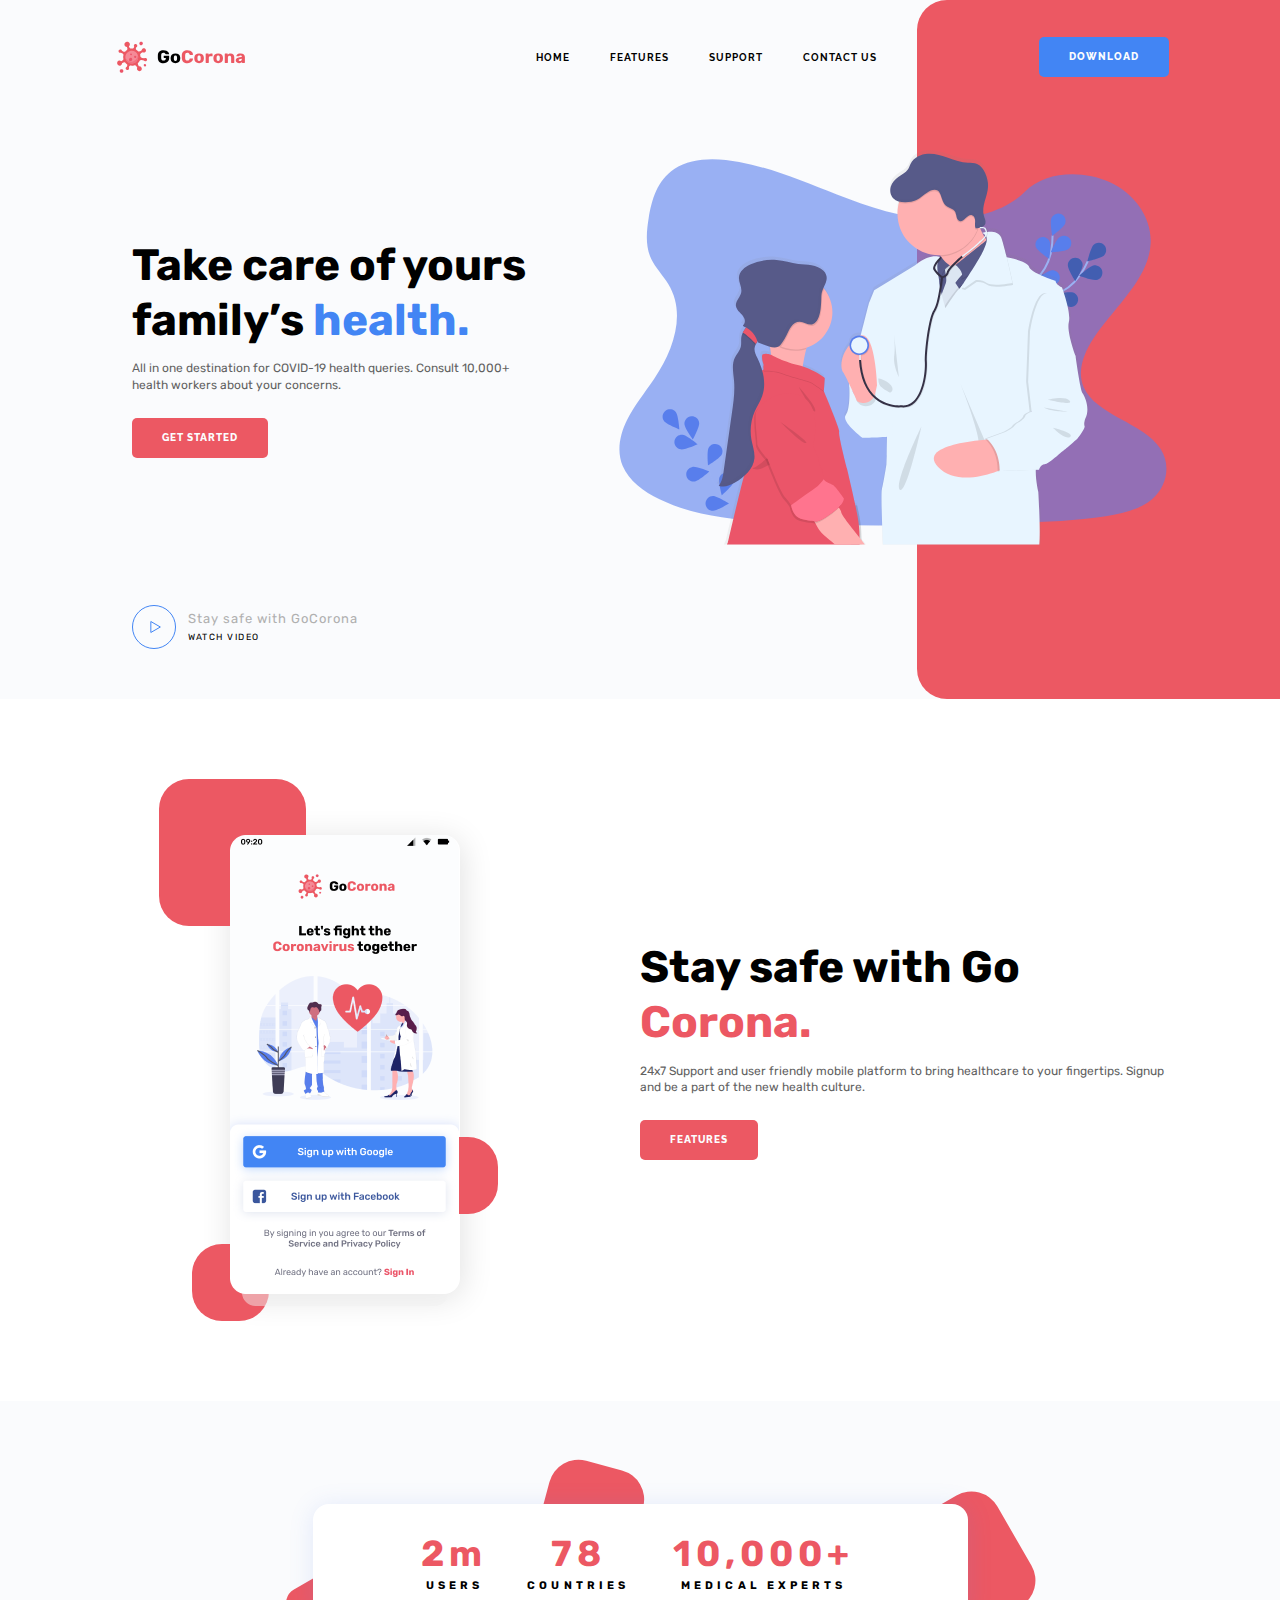
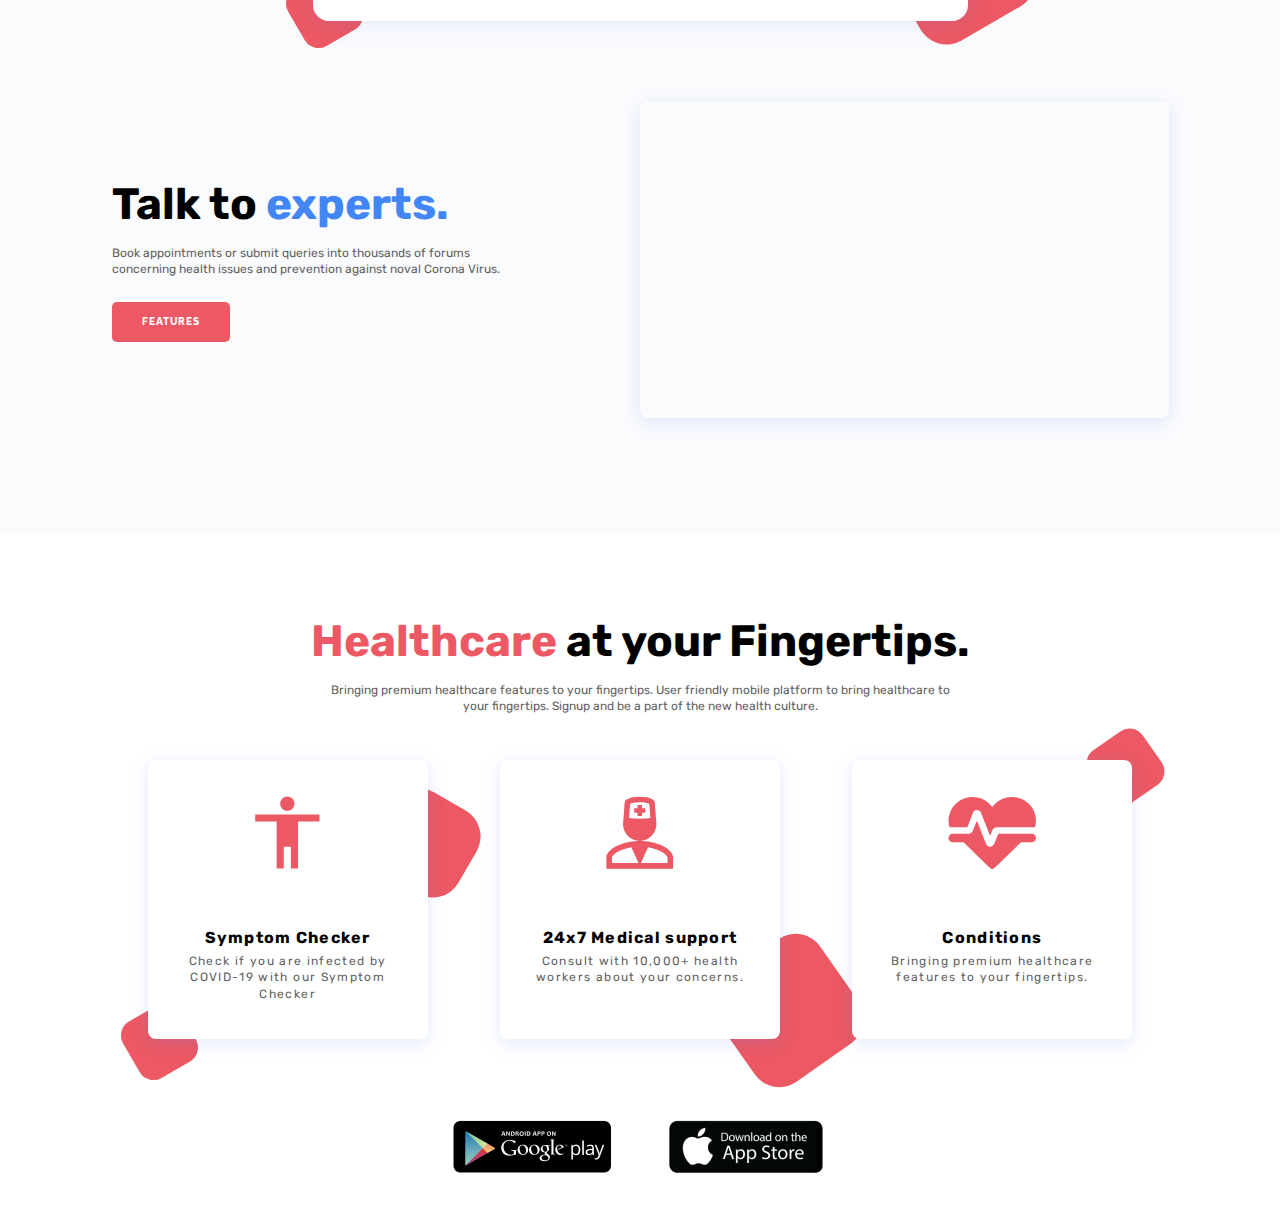
<file: goCorona/index.html>
<!DOCTYPE html>
<html lang="en">
<head>
    <meta charset="UTF-8">
    <meta name="viewport" content="width=device-width, initial-scale=1.0">
    <link href="https://fonts.googleapis.com/css?family=Rubik:regular,700&display=swap" rel="stylesheet" />
    <link href="https://fonts.googleapis.com/css?family=Raleway:700,800&display=swap" rel="stylesheet" />
    <link rel="stylesheet" href="css/style.css">
    <title>GoCorona</title>
</head>
<body>
    <div class="wrapper">
        <header id="open" class="header">
            <div id="close" class="header__container">
                <a href="" class="header__logo">
                    <img src="img/logo.svg" alt="Логотип">
                </a>
                <div class="header__menu menu">
                    <nav class="menu__body">
                        <ul class="menu__list">
                            <li class="menu__item"><a href="" class="menu__link">HOME</a></li>
                            <li class="menu__item"><a href="" class="menu__link">FEATURES</a></li>
                            <li class="menu__item"><a href="" class="menu__link">SUPPORT</a></li>
                            <li class="menu__item"><a href="" class="menu__link">CONTACT US</a></li>
                        </ul>
                    </nav>
                </div>
                <div class="header__button">
                    <a href="" class="button button_blue">DOWNLOAD</a>
                    <a href="#open" class="icon-menu"><span></span></a>
                    <a href="#close" class="close-icon-menu"></a>
                </div>
            </div>
        </header>
        <main class="main">
            <section class="get-started">
                <div class="get-started__container">
                    <div class="get-started__content">
                        <div class="get-started__block-text block-text">
                            <h1 class="block-text__title block-text__title_blue">Take care of yours family’s <span>health.</span></h1>
                            <div class="block-text__text">All in one destination for COVID-19 health queries.  Consult 10,000+ health workers about your concerns.</div>
                            <a href="" class="block-text__button button">GET STARTED</a>
                        </div>
                    </div>
                    <div class="get-started__img">
                        <img src="img/get-started/image.svg" alt="Врач с ребенком">
                    </div>
                    <div class="get-started__video">
                        <a href="" class="video-get-started">
                            <div class="video-get-started__icon">
                                <img src="img/get-started/play.svg" alt="кнопка Play">
                            </div>
                            <div class="video-get-started__body">
                                <div class="video-get-started__title">Stay safe with GoCorona</div>
                                <div class="video-get-started__text">Watch Video</div>
                            </div>
                        </a>
                    </div>
                </div>
            </section>
            <section class="stay-safe">
                <div class="stay-safe__container">
                    <div class="stay-safe__media">
                        <div class="media-stay-safe">
                            <div class="media-stay-safe__image">
                                <img src="img/stay-safe/app.png" alt="Приложение">
                            </div>
                            <div class="media-stay-safe__item media-stay-safe__item1"></div>
                            <div class="media-stay-safe__item media-stay-safe__item2"></div>
                            <div class="media-stay-safe__item media-stay-safe__item3"></div>
                        </div>
                    </div>
                    <div class="stay-safe__content">
                        <div class="stay-safe__block-text block-text">
                            <h2 class="block-text__title">Stay safe with Go <span>Corona.</span></h2>
                            <div class="block-text__text">24x7 Support and user friendly mobile platform to bring healthcare to your fingertips. Signup and be a part of the new health culture.</div>
                            <a href="" class="block-text__button button">Features</a>
                        </div>
                    </div>
                </div>
            </section>
            <section class="experts">
                <div class="experts__container">
                    <div class="experts__statistics statistics-expert">
                        <div class="statistics-expert__body body-statistics-expert">
                            <div class="body-statistics-expert__item">
                                <div class="body-statistics-expert__value">2m</div>
                                <div class="body-statistics-expert__text">Users</div>
                            </div>
                            <div class="body-statistics-expert__item">
                                <div class="body-statistics-expert__value">78</div>
                                <div class="body-statistics-expert__text">Countries</div>
                            </div>
                            <div class="body-statistics-expert__item">
                                <div class="body-statistics-expert__value">10,000+</div>
                                <div class="body-statistics-expert__text">Medical experts</div>
                            </div>
                        </div>
                        <div class="statistics-expert__decor statistics-expert__decor1"></div>
                        <div class="statistics-expert__decor statistics-expert__decor2"></div>
                        <div class="statistics-expert__decor statistics-expert__decor3"></div>
                    </div>
                <div class="experts__body">
                    <div class="experts__content">
                        <div class="experts__block-text block-text">
                            <h2 class="block-text__title block-text__title_blue">Talk to <span>experts.</span></h2>
                            <div class="block-text__text">Book appointments or submit queries into thousands of forums concerning health issues and prevention against noval Corona Virus. </div>
                            <a href="" class="block-text__button button">Features</a>
                        </div>
                    </div>
                    <div class="experts__video">
                        <iframe src="https://www.youtube.com/embed/MEEIAomZjQU?si=K7V5jwu_TJbPMXuT" title="YouTube video player" frameborder="0" allow="accelerometer; autoplay; clipboard-write; encrypted-media; gyroscope; picture-in-picture; web-share" allowfullscreen></iframe>
                    </div>
                </div>
                </div>
            </section>
            <section class="helthcare">
                <div class="helthcare__container">
                    <div class="helthcare__content">
                        <div class="helthcare__block-text block-text block-text_center ">
                            <h2 class="block-text__title"><span>Healthcare</span> at your Fingertips.</h2>
                            <div class="block-text__text block-text__text_mw">Bringing premium healthcare features to your fingertips. User friendly mobile platform to bring healthcare to your fingertips. Signup and be a part of the new health culture.</div>
                        </div>
                        <div class="helthcare__items">
                            <div class="helthcare__column helthcare__column_1">
                                <div class="helthcare__item item-healthcare">
                                    <div class="item-healthcare__icon">
                                        <img src="img/healtcare/01.svg" alt="иконка">
                                    </div>
                                    <div class="item-healthcare__title">Symptom Checker</div>
                                    <div class="item-healthcare__text">Check if you are infected by COVID-19 with our Symptom Checker</div>
                                </div>
                            </div>
                            <div class="helthcare__column helthcare__column_2">
                                <div class="helthcare__item item-healthcare">
                                    <div class="item-healthcare__icon">
                                        <img src="img/healtcare/02.svg" alt="иконка">
                                    </div>
                                    <div class="item-healthcare__title">24x7 Medical support</div>
                                    <div class="item-healthcare__text">Consult with 10,000+ health workers about your concerns.</div>
                                </div>
                            </div>
                           <div class="helthcare__column helthcare__column_3">
                                <div class="helthcare__item item-healthcare">
                                    <div class="item-healthcare__icon">
                                        <img src="img/healtcare/03.svg" alt="иконка">
                                    </div>
                                    <div class="item-healthcare__title">Conditions</div>
                                    <div class="item-healthcare__text">Bringing premium healthcare features to your fingertips.</div>
                                </div>
                           </div>
                        </div>
                    </div>
                </div>
            </section>
        </main>
        <footer class="footer">
            <div class="footer__container">
                <div class="footer__items">
                    <a href="" class="footer__item">
                        <img src="img/google-play.png" alt="Google Play">
                    </a>
                    <a href="" class="footer__item">
                        <img src="img/app-store.png" alt="Apple Store">
                    </a>
                </div>
            </div>
        </footer>
    </div>
</body>
</html>
</file>
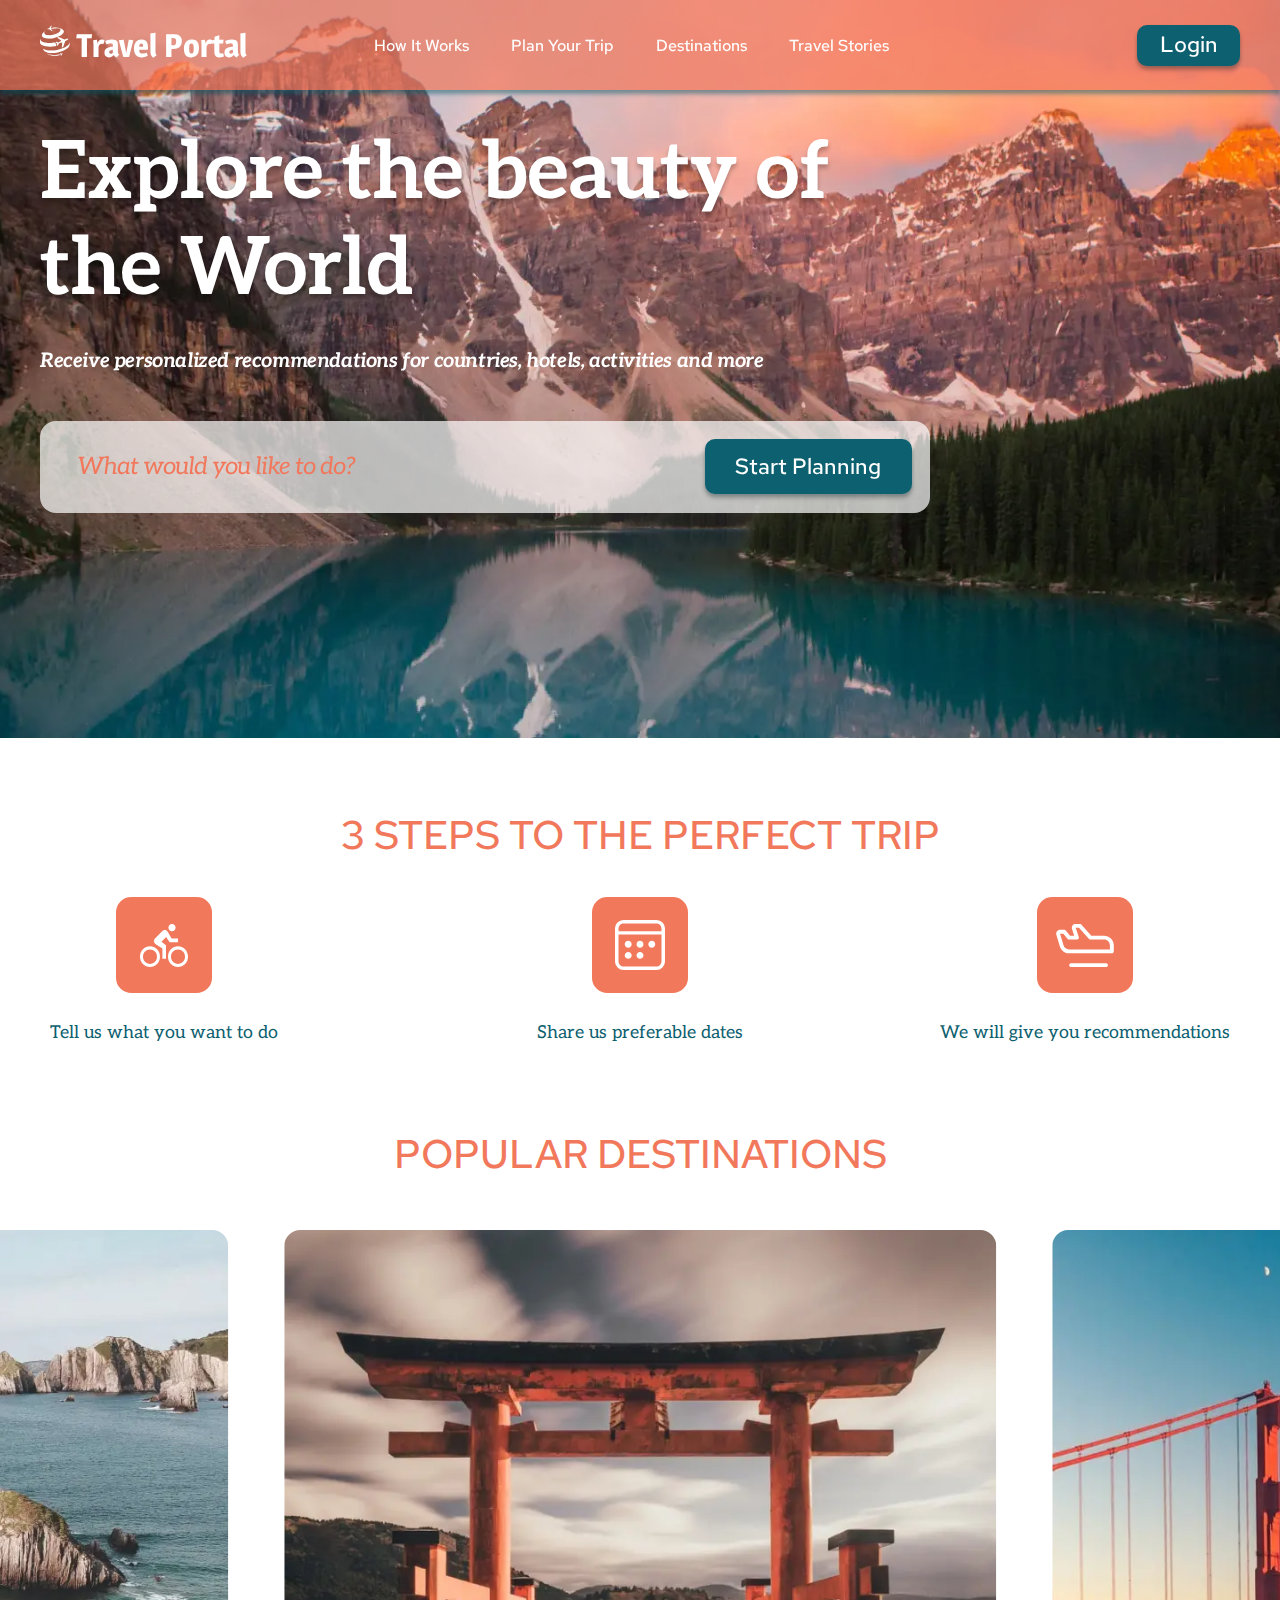
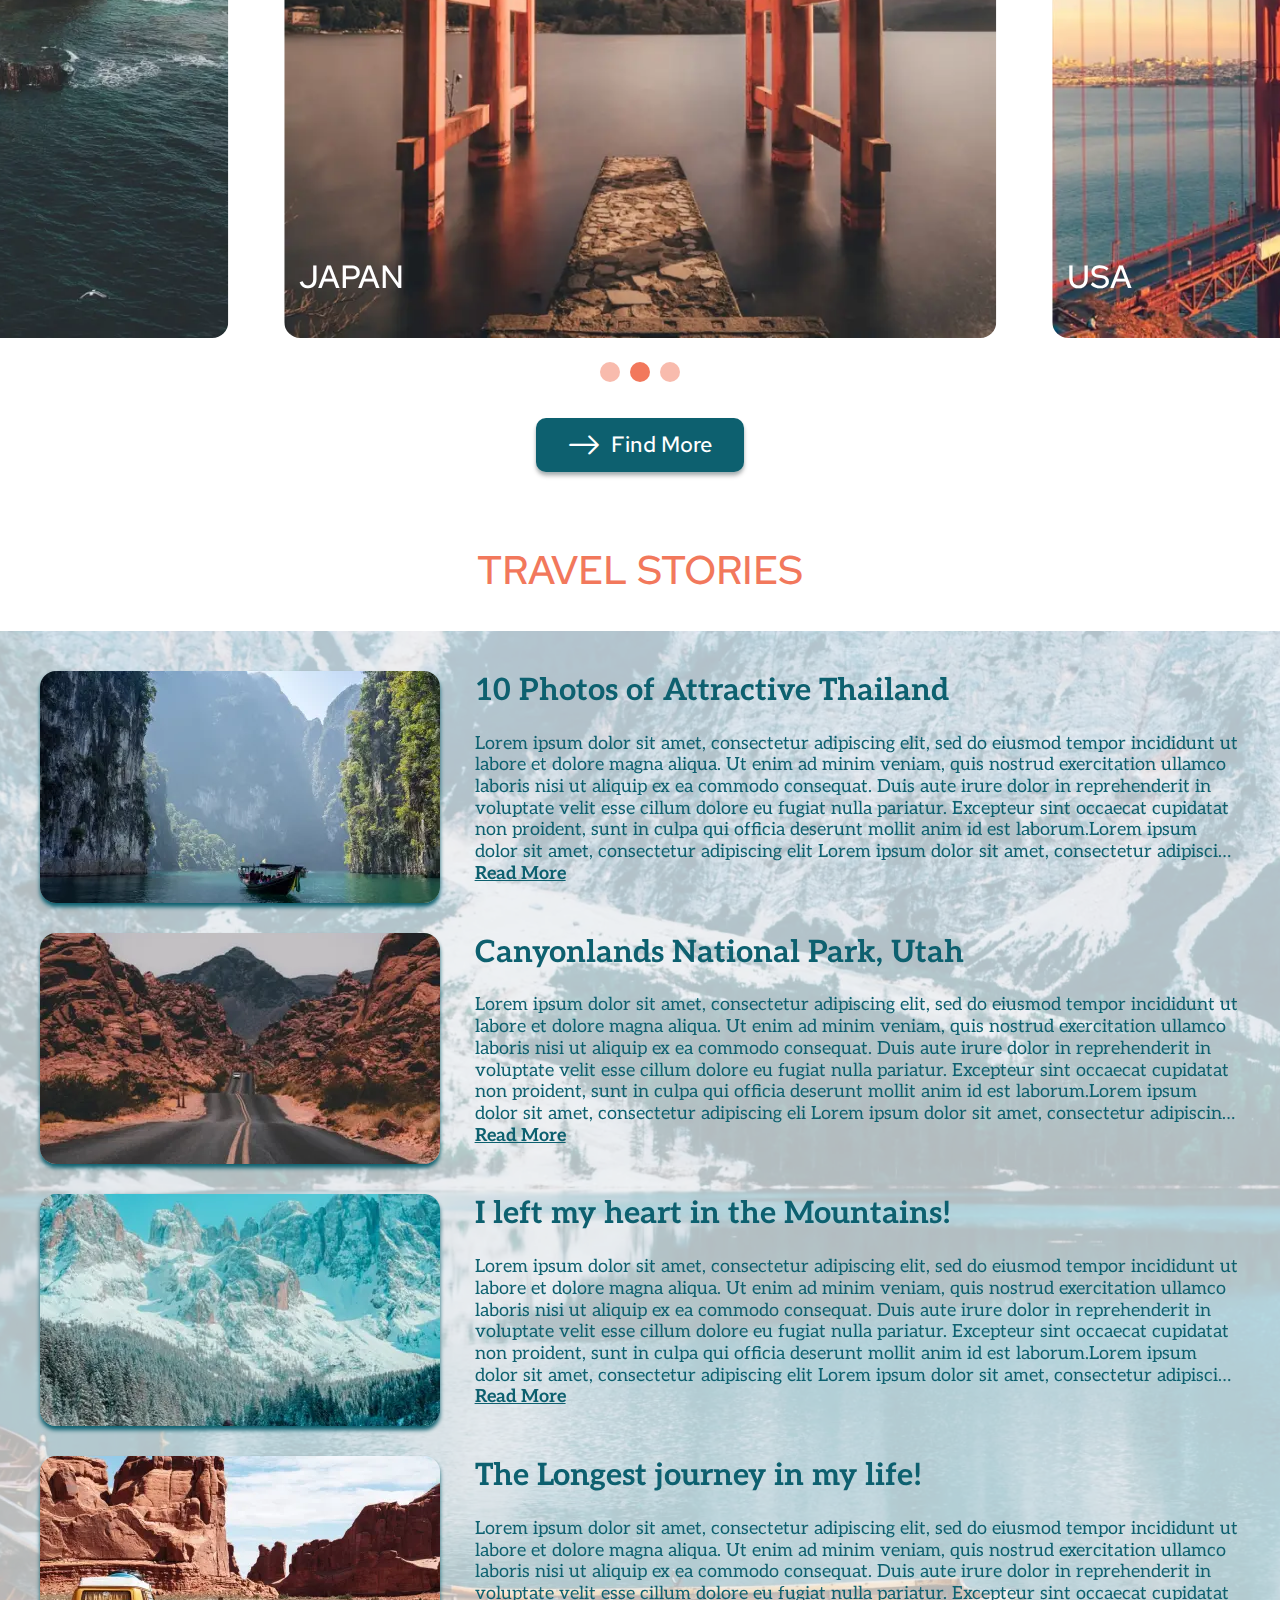
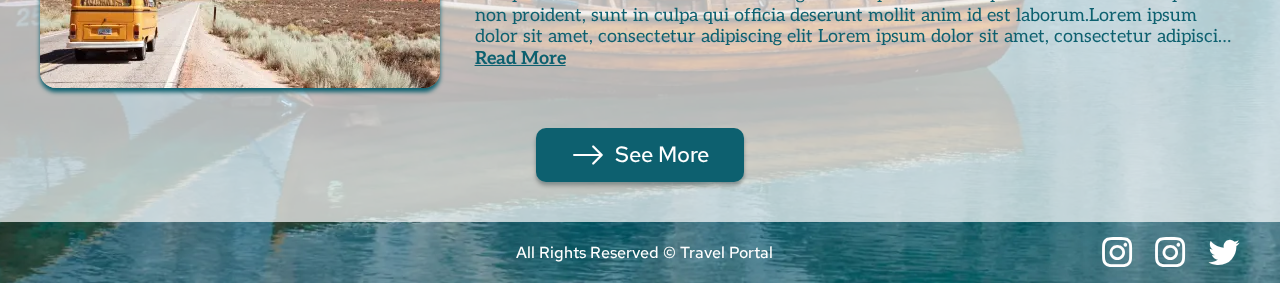
<file: travel/index.html>
<!DOCTYPE html>
<html lang="ru">

<head>
	<title>Главная</title>
	<meta charset="UTF-8">
	<meta name="format-detection" content="telephone=no">
	<link rel="stylesheet" href="css/style.min.css?_v=20240212164012">
	<link rel="shortcut icon" href="favicon.ico">
	<!-- <meta name="robots" content="noindex, nofollow"> -->
	<meta name="viewport" content="width=device-width, initial-scale=1.0">
</head>

<body>
	<div class="wrapper">
		<header class="header">
			<div class="header__container">
				<a href="" class="header__logo _icon-logo"><span>Travel Portal</span> </a>
				<nav class="header__menu menu-header">
					<ul data-da=".menu__body, 767.98" class="menu-header__list">
						<li class="menu-header__item">
							<a data-goto=".preview" href="#" class="menu-header__link">How It Works</a>
						</li>
						<li class="menu-header__item">
							<a data-goto=".steps" href="#" class="menu-header__link">Plan Your Trip</a>
						</li>
						<li class="menu-header__item">
							<a data-goto=".destinations" href="#" class="menu-header__link">Destinations</a>
						</li>
						<li class="menu-header__item">
							<a data-goto=".stories" href="#" class="menu-header__link">Travel Stories</a>
						</li>
						<li class="menu-header__item_unvisible">
							<a href="#" data-popup="#login" class="menu-header__link">Account</a>
						</li>
						<li class="menu-header__item_unvisible">
							<a data-goto=".footer" href="#" class="menu-header__link">Social Media</a>
						</li>
					</ul>
				</nav>
				<button type="button" data-popup="#login" class="header__button button button_small">Login</button>
				<nav hidden class="menu">
					<button type="button" class="menu__icon icon-menu"><span></span></button>
					<div class="menu__body">

					</div>
				</nav>
			</div>
		</header>
		<main class="page page_home">
			<section class="page__preview preview">
				<div class="preview__container">
					<div class="preview__body">
						<h1 class="preview__title">Explore the beauty of the World</h1>
						<div class="preview__text">Receive personalized recommendations for countries, hotels, activities and more</div>
					</div>
					<form action="#" class="preview__search search">
						<input autocomplete="" type="text" name="form[]" data-error="Ошибка" placeholder="What would you like to do?" class="search__input">
						<div class="search__button">
							<button class="button button_page">Start Planning</button>
						</div>
					</form>
				</div>
				<div class="preview__image _ibg">
					<picture><source srcset="img/preview/bg.webp" type="image/webp"><img src="img/preview/bg.jpg?_v=1707748812197" alt="mountains"></picture>
				</div>
			</section>
			<section id="steps1" class="page__steps steps">
				<div class="steps__container">
					<h2 class="steps__title title">3 STEPS TO THE PERFECT TRIP</h2>
					<div class="steps__items">
						<div class="steps__item steps__item_1 item">
							<div class="item__content">
								<div class="item__img">
									<img src="img/steps/01.svg?_v=1707748812197" alt="riding a bicycle">
								</div>
								<div class="item__text item__text_1">Tell us what you want to do</div>
							</div>

						</div>
						<div class="steps__item steps__item_2 item">
							<div class="item__content">
								<div class="item__img">
									<img src="img/steps/02.svg?_v=1707748812197" alt="calendar">
								</div>
								<div class="item__text item__text_2">Share us preferable dates </div>
							</div>
						</div>
						<div class="steps__item steps__item_3 item">
							<div class="item__content">
								<div class="item__img">
									<img src="img/steps/03.svg?_v=1707748812197" alt="the plane">
								</div>
								<div class="item__text item__text_3">We will give you recommendations</div>
							</div>
						</div>
					</div>
				</div>
			</section>
			<section id="destinations" class="page__destinations destinations">
				<div class="destinations__container">
					<h2 class="destinations__title title">POPULAR DESTINATIONS</h2>
				</div>
				<div class="destinations__slider">
					<div class="destinations__swiper">
						<div class="destinations__slide slide-destinations">
							<div class="slide-destinations__image">
								<picture><source srcset="img/destinations/spain.webp" type="image/webp"><img src="img/destinations/spain.jpg?_v=1707748812197" alt="Spain"></picture>
								<div class="slide-destinations__location">Spain</div>
							</div>
						</div>
						<div class="destinations__slide slide-destinations">
							<div class="slide-destinations__image">
								<picture><source srcset="img/destinations/japan.webp" type="image/webp"><img src="img/destinations/japan.jpg?_v=1707748812197" alt="Japan"></picture>
								<div class="slide-destinations__location">Japan</div>
							</div>
						</div>
						<div class="destinations__slide slide-destinations">
							<div class="slide-destinations__image">
								<picture><source srcset="img/destinations/usa.webp" type="image/webp"><img src="img/destinations/usa.jpg?_v=1707748812197" alt="USA"></picture>
								<div class="slide-destinations__location">USA</div>
							</div>
						</div>
					</div>
					<div class="destinations__controll controll-destinations">
						<button type="button" class="controll-destinations__arrow controll-destinations__arrow--left _icon-arrow"></button>
						<button type="button" class="controll-destinations__arrow controll-destinations__arrow--right _icon-arrow"></button>
						<div class="controll-destinations__dotts"></div>
					</div>
				</div>
				<div class="destinations__button">
					<a href="#" class="destinations__link button button_page _icon-button-right">Find More</a>
				</div>
			</section>
			<section id="stories" class="page__stories stories">
				<h2 class="stories__title title">TRAVEL STORIES</h2>
				<div class="stories__ob">
					<div class="stories__background">
						<picture><source srcset="img/stories/bg.webp" type="image/webp"><img src="img/stories/bg.jpg?_v=1707748812197" alt=""></picture>
					</div>
					<div class="stories__body">
						<div class="stories__container">
							<div class="stories__columns">
								<div class="stories__column">
									<div class="stories__image">
										<picture><source srcset="img/stories/thailahd.webp" type="image/webp"><img src="img/stories/thailahd.jpg?_v=1707748812197" alt="Photo of Attractive Thailand"></picture>
									</div>
									<div class="stories__content">
										<h3 class="stories__subtitle">10 Photos of Attractive Thailand</h3>
										<div class="stories__text">Lorem ipsum dolor sit amet, consectetur adipiscing elit, sed do eiusmod tempor incididunt ut labore et dolore magna aliqua. Ut enim ad minim veniam, quis nostrud exercitation ullamco laboris nisi ut aliquip ex ea commodo consequat. Duis aute irure dolor in reprehenderit in voluptate velit esse cillum dolore eu fugiat nulla pariatur. Excepteur sint occaecat cupidatat non proident, sunt in culpa qui officia deserunt mollit anim id est laborum.Lorem ipsum dolor sit amet, consectetur adipiscing elit Lorem ipsum dolor sit amet, consectetur adipiscing elit Lorem ipsum dolor sit amet, consectetur adipiscing elit</div>
										<a href="#" class="stories__more">Read More</a>
									</div>
								</div>
								<div class="stories__column">
									<div class="stories__image">
										<picture><source srcset="img/stories/utah.webp" type="image/webp"><img src="img/stories/utah.jpg?_v=1707748812197" alt="Photo of Canyonlands National Park"></picture>
									</div>
									<div class="stories__content">
										<h3 class="stories__subtitle">Canyonlands National Park, Utah</h3>
										<div class="stories__text">Lorem ipsum dolor sit amet, consectetur adipiscing elit, sed do eiusmod tempor incididunt ut labore et dolore magna aliqua. Ut enim ad minim veniam, quis nostrud exercitation ullamco laboris nisi ut aliquip ex ea commodo consequat. Duis aute irure dolor in reprehenderit in voluptate velit esse cillum dolore eu fugiat nulla pariatur. Excepteur sint occaecat cupidatat non proident, sunt in culpa qui officia deserunt mollit anim id est laborum.Lorem ipsum dolor sit amet, consectetur adipiscing eli Lorem ipsum dolor sit amet, consectetur adipiscing elit Lorem ipsum dolor sit amet, consectetur adipiscing elit Lorem ipsum dolor sit amet, consectetur adipiscing elit</div>
										<a href="#" class="stories__more">Read More</a>
									</div>
								</div>
								<div class="stories__column">
									<div class="stories__image">
										<picture><source srcset="img/stories/mountains.webp" type="image/webp"><img src="img/stories/mountains.jpg?_v=1707748812197" alt="Photo of mountains"></picture>
									</div>
									<div class="stories__content">
										<h3 class="stories__subtitle">I left my heart in the Mountains!</h3>
										<div class="stories__text">Lorem ipsum dolor sit amet, consectetur adipiscing elit, sed do eiusmod tempor incididunt ut labore et dolore magna aliqua. Ut enim ad minim veniam, quis nostrud exercitation ullamco laboris nisi ut aliquip ex ea commodo consequat. Duis aute irure dolor in reprehenderit in voluptate velit esse cillum dolore eu fugiat nulla pariatur. Excepteur sint occaecat cupidatat non proident, sunt in culpa qui officia deserunt mollit anim id est laborum.Lorem ipsum dolor sit amet, consectetur adipiscing elit Lorem ipsum dolor sit amet, consectetur adipiscing elit Lorem ipsum dolor sit amet, consectetur adipiscing elit Lorem ipsum dolor sit amet, consectetur adipiscing elit</div>
										<a href="#" class="stories__more">Read More</a>
									</div>
								</div>
								<div class="stories__column">
									<div class="stories__image _ibg">
										<picture><source srcset="img/stories/life.webp" type="image/webp"><img src="img/stories/life.jpg?_v=1707748812197" alt="Photos of bus in mountains"></picture>
									</div>
									<div class="stories__content">
										<h3 class="stories__subtitle">The Longest journey in my life!</h3>
										<div class="stories__text">Lorem ipsum dolor sit amet, consectetur adipiscing elit, sed do eiusmod tempor incididunt ut labore et dolore magna aliqua. Ut enim ad minim veniam, quis nostrud exercitation ullamco laboris nisi ut aliquip ex ea commodo consequat. Duis aute irure dolor in reprehenderit in voluptate velit esse cillum dolore eu fugiat nulla pariatur. Excepteur sint occaecat cupidatat non proident, sunt in culpa qui officia deserunt mollit anim id est laborum.Lorem ipsum dolor sit amet, consectetur adipiscing elit Lorem ipsum dolor sit amet, consectetur adipiscing elit Lorem ipsum dolor sit amet, consectetur adipiscing elit Lorem ipsum dolor sit amet, consectetur adipiscing elit</div>
										<a href="#" class="stories__more">Read More</a>
									</div>
								</div>
							</div>
							<div class="stories__button">
								<a href="#" class="stories__link button button_page _icon-button-right">See More</a>
							</div>

						</div>
					</div>
				</div>

				<!--
					<div class="stories__background">
						<picture><source srcset="img/stories/bg.webp" type="image/webp"><img src="img/stories/bg.jpg?_v=1707748812197" alt=""></picture>
					</div>
					<div class="stories__body">
						<div class="stories__container">
							<div class="stories__columns">
								<div class="stories__column">
									<div class="stories__image">
										<picture><source srcset="img/stories/thailahd.webp" type="image/webp"><img src="img/stories/thailahd.jpg?_v=1707748812197" alt="Photo of Attractive Thailand"></picture>
									</div>
									<div class="stories__content">
										<h3 class="stories__subtitle">10 Photos of Attractive Thailand</h3>
										<div class="stories__text">Lorem ipsum dolor sit amet, consectetur adipiscing elit, sed do eiusmod tempor incididunt ut labore et dolore magna aliqua. Ut enim ad minim veniam, quis nostrud exercitation ullamco laboris nisi ut aliquip ex ea commodo consequat. Duis aute irure dolor in reprehenderit in voluptate velit esse cillum dolore eu fugiat nulla pariatur. Excepteur sint occaecat cupidatat non proident, sunt in culpa qui officia deserunt mollit anim id est laborum.Lorem ipsum dolor sit amet, consectetur adipiscing elit Lorem ipsum dolor sit amet, consectetur adipiscing elit Lorem ipsum dolor sit amet, consectetur adipiscing elit</div>
										<a href="#" class="stories__more">Read More</a>
									</div>
								</div>
								<div class="stories__column">
									<div class="stories__image">
										<picture><source srcset="img/stories/utah.webp" type="image/webp"><img src="img/stories/utah.jpg?_v=1707748812197" alt="Photo of Canyonlands National Park"></picture>
									</div>
									<div class="stories__content">
										<h3 class="stories__subtitle">Canyonlands National Park, Utah</h3>
										<div class="stories__text">Lorem ipsum dolor sit amet, consectetur adipiscing elit, sed do eiusmod tempor incididunt ut labore et dolore magna aliqua. Ut enim ad minim veniam, quis nostrud exercitation ullamco laboris nisi ut aliquip ex ea commodo consequat. Duis aute irure dolor in reprehenderit in voluptate velit esse cillum dolore eu fugiat nulla pariatur. Excepteur sint occaecat cupidatat non proident, sunt in culpa qui officia deserunt mollit anim id est laborum.Lorem ipsum dolor sit amet, consectetur adipiscing eli Lorem ipsum dolor sit amet, consectetur adipiscing elit Lorem ipsum dolor sit amet, consectetur adipiscing elit Lorem ipsum dolor sit amet, consectetur adipiscing elit</div>
										<a href="#" class="stories__more">Read More</a>
									</div>
								</div>
								<div class="stories__column">
									<div class="stories__image">
										<picture><source srcset="img/stories/mountains.webp" type="image/webp"><img src="img/stories/mountains.jpg?_v=1707748812197" alt="Photo of mountains"></picture>
									</div>
									<div class="stories__content">
										<h3 class="stories__subtitle">I left my heart in the Mountains!</h3>
										<div class="stories__text">Lorem ipsum dolor sit amet, consectetur adipiscing elit, sed do eiusmod tempor incididunt ut labore et dolore magna aliqua. Ut enim ad minim veniam, quis nostrud exercitation ullamco laboris nisi ut aliquip ex ea commodo consequat. Duis aute irure dolor in reprehenderit in voluptate velit esse cillum dolore eu fugiat nulla pariatur. Excepteur sint occaecat cupidatat non proident, sunt in culpa qui officia deserunt mollit anim id est laborum.Lorem ipsum dolor sit amet, consectetur adipiscing elit Lorem ipsum dolor sit amet, consectetur adipiscing elit Lorem ipsum dolor sit amet, consectetur adipiscing elit Lorem ipsum dolor sit amet, consectetur adipiscing elit</div>
										<a href="#" class="stories__more">Read More</a>
									</div>
								</div>
								<div class="stories__column">
									<div class="stories__image">
										<picture><source srcset="img/stories/life.webp" type="image/webp"><img src="img/stories/life.jpg?_v=1707748812197" alt="Photos of bus in mountains"></picture>
									</div>
									<div class="stories__content">
										<h3 class="stories__subtitle">The Longest journey in my life!</h3>
										<div class="stories__text">Lorem ipsum dolor sit amet, consectetur adipiscing elit, sed do eiusmod tempor incididunt ut labore et dolore magna aliqua. Ut enim ad minim veniam, quis nostrud exercitation ullamco laboris nisi ut aliquip ex ea commodo consequat. Duis aute irure dolor in reprehenderit in voluptate velit esse cillum dolore eu fugiat nulla pariatur. Excepteur sint occaecat cupidatat non proident, sunt in culpa qui officia deserunt mollit anim id est laborum.Lorem ipsum dolor sit amet, consectetur adipiscing elit Lorem ipsum dolor sit amet, consectetur adipiscing elit Lorem ipsum dolor sit amet, consectetur adipiscing elit Lorem ipsum dolor sit amet, consectetur adipiscing elit</div>
										<a href="#" class="stories__more">Read More</a>
									</div>
								</div>
							</div>
							<div class="stories__button">
								<a href="#" class="stories__link button button_page _icon-button-right">See More</a>
							</div>
							
						</div>
					</div>
					-->
			</section>
		</main>
		<footer id="social-media" class="footer">
			<div class="footer__container">
				<div class="footer__rights">All Rights Reserved © Travel Portal</div>
				<div class="footer__social social">
					<a href="" class="social__inst _icon-instagram"></a>
					<a href="" class="social__youtube _icon-instagram"></a>
					<a href="https://twitter.com/?lang=ru" target="_blank" class="social__twitter _icon-twitter"></a>
				</div>
			</div>
		</footer>
	</div>

	<div id="login" aria-hidden="true" class="popup">
		<div class="popup__wrapper">
			<div class="popup__content">
				<div class="popup__text">
					<h2 class="popup__title">Log in to your account</h2>
					<div class="popup__login">
						<button type="button" class="popup__button"><img src="img/icons/social/Facebook.svg?_v=1707748812197" alt="logo Facebook">Sign In with Facebook</button>
						<button type="button" class="popup__button"><img src="img/icons/social/Google.svg?_v=1707748812197" alt="logo Google">Sign In with Google</button>
					</div>
					<div class="popup__or">or</div>
					<form action="" class="popup__form form-popup">
						<div class="form-popup__name">E-mail</div>
						<input type="email" class="form-popup__input">
						<div class="form-popup__name">Password</div>
						<input type="password" class="form-popup__input">
						<div class="popup__login">
							<button type="submit" class="button button_singin ">Sign In</button>
						</div>
					</form>
					<a href="" class="popup__link">Forgot Your Password?</a>
					<div class="popup__register">Don’t have an account? <a href="" data-popup="#register" class="popup__link">Register</a></div>

				</div>
			</div>
		</div>
	</div>

	<div id="register" aria-hidden="true" class="popup">
		<div class="popup__wrapper">
			<div class="popup__content">
				<div class="popup__text">
					<h2 class="popup__title">Create account</h2>
					<form action="" class="popup__form form-popup">
						<div class="form-popup__name">E-mail</div>
						<input type="email" class="form-popup__input">
						<div class="form-popup__name">Password</div>
						<input type="password" class="form-popup__input">
						<div class="popup__login">
							<button type="submit" class="button button_singin ">Sign Up</button>
						</div>
					</form>
					<div class="popup__register">Already have an account? <a href="" data-popup="#login" class="popup__link">Log in</a></div>

				</div>
			</div>
		</div>
	</div>
	<script src="js/app.min.js?_v=20240212164012"></script>
</body>

</html>
</file>
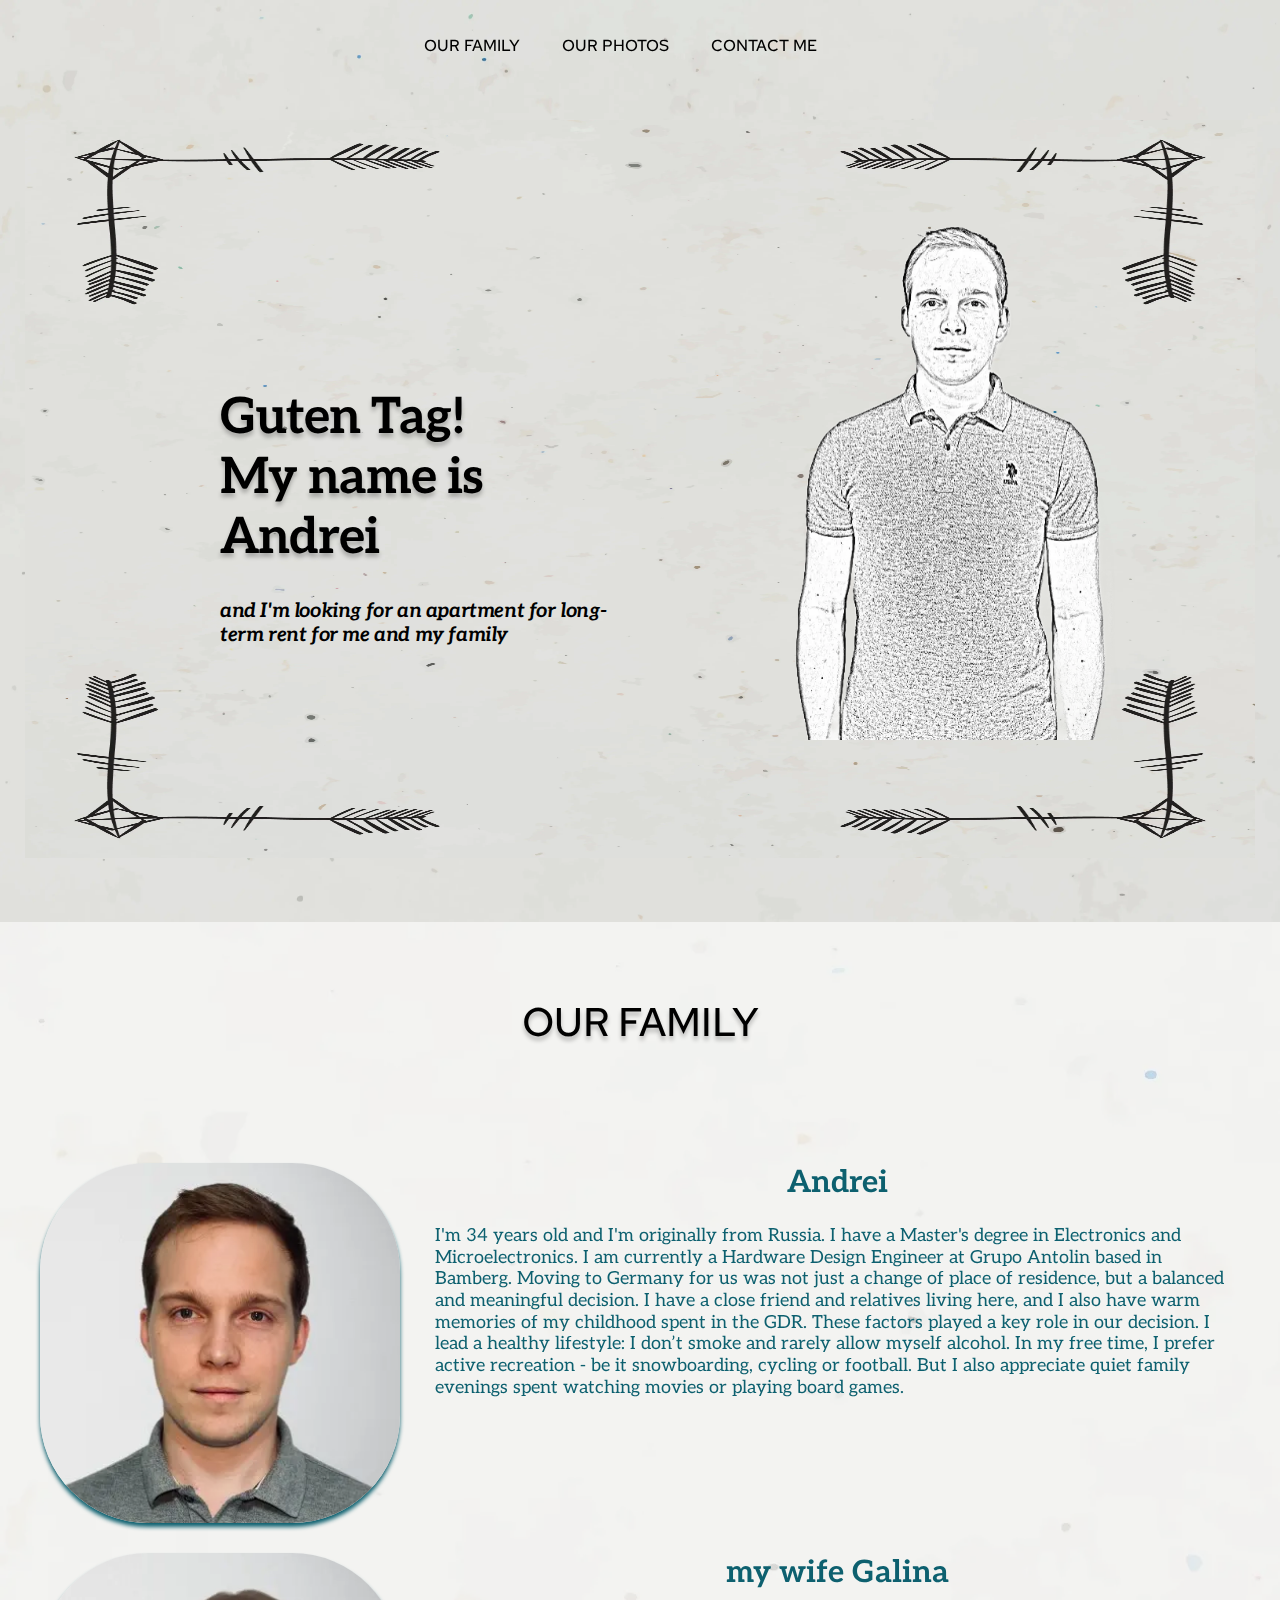
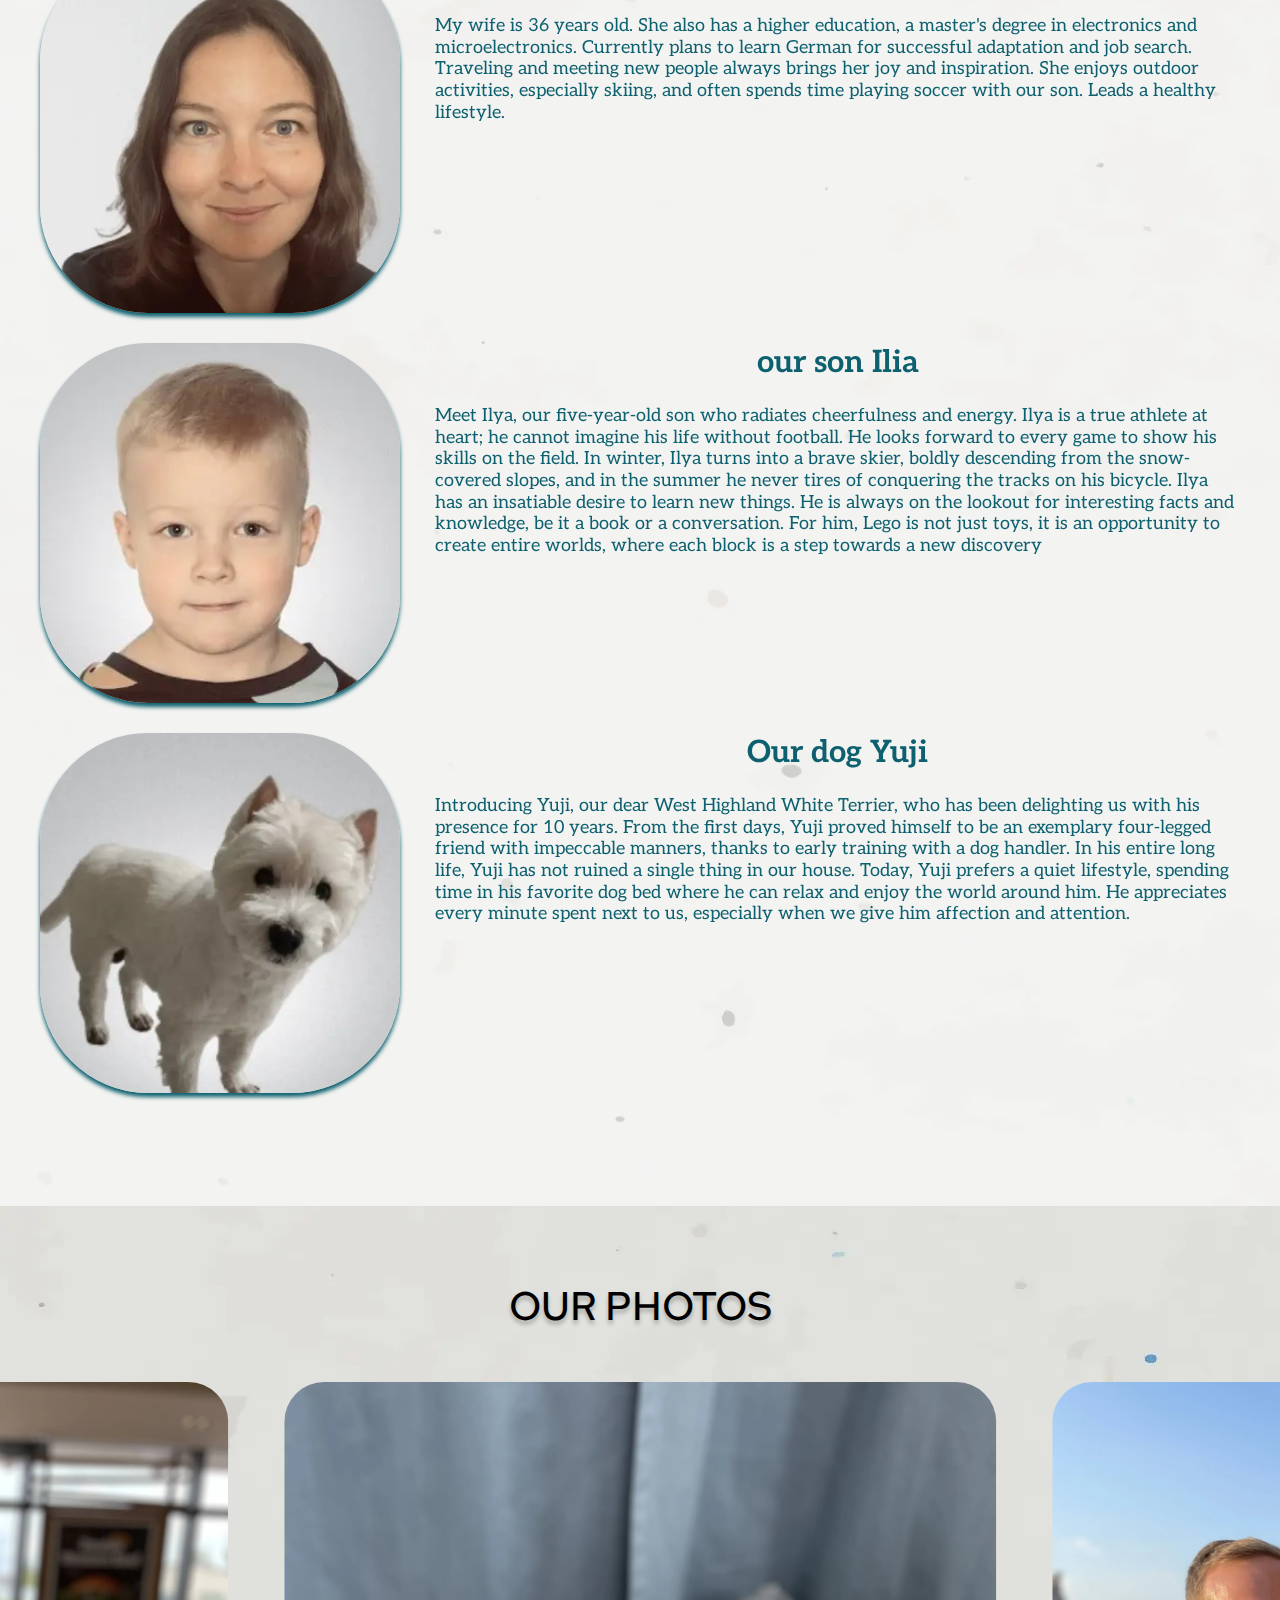
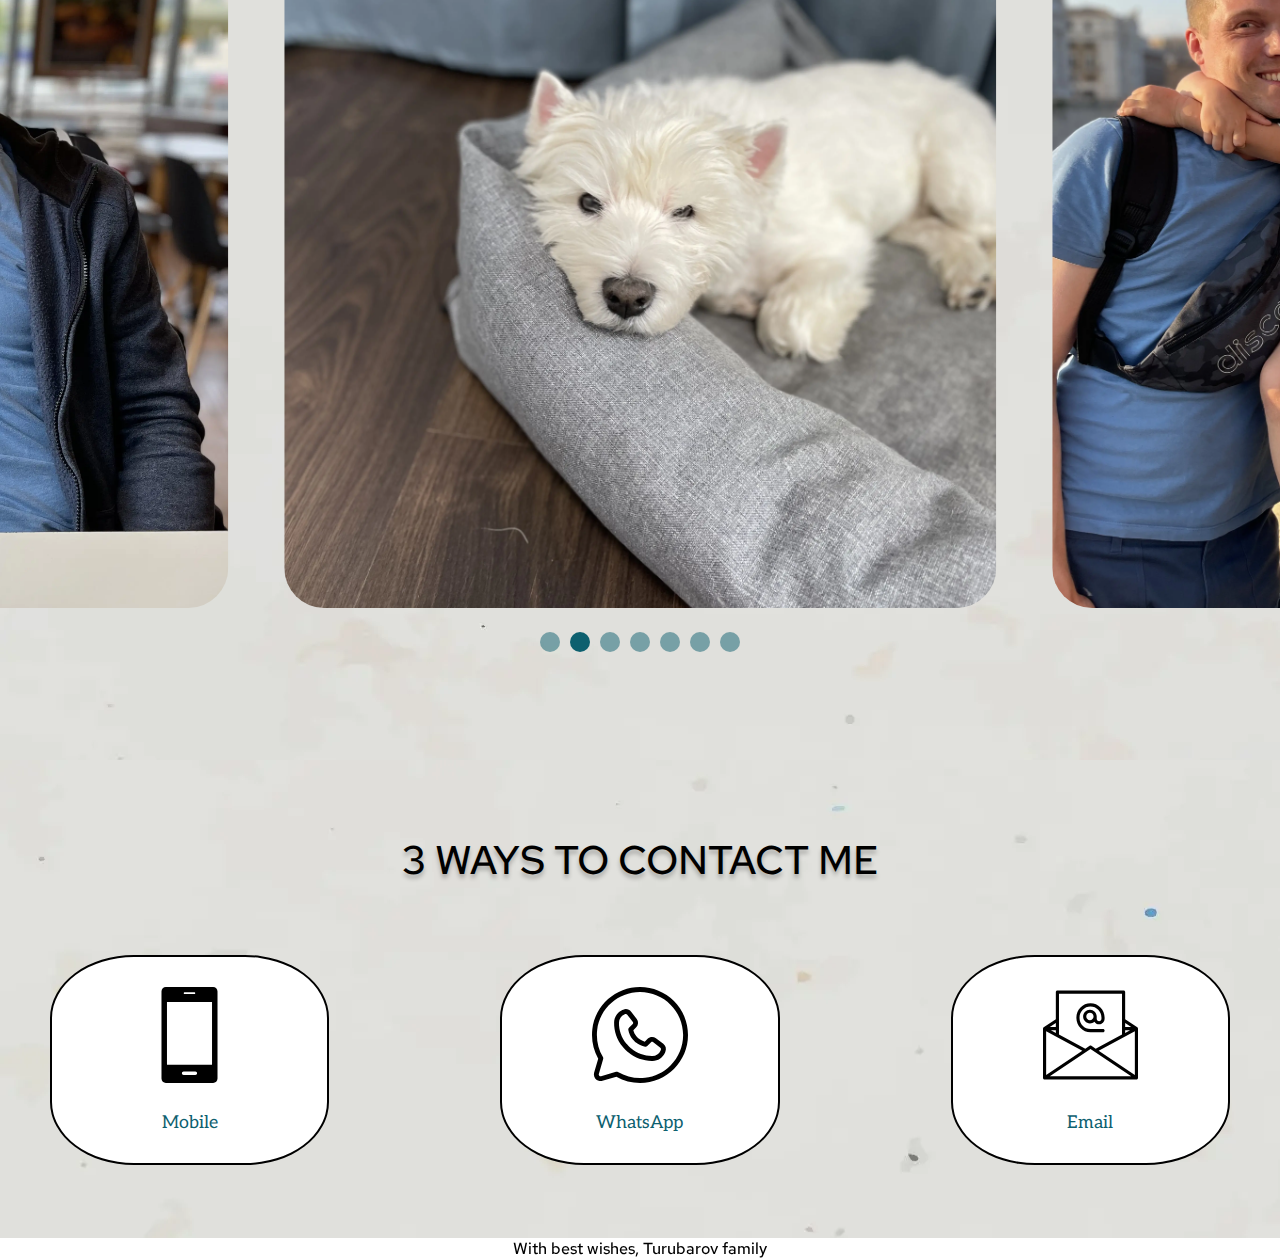
<file: Turubarov/index.html>
<!DOCTYPE html>
<html lang="ru">

<head>
	<title>Главная</title>
	<meta charset="UTF-8">
	<meta name="format-detection" content="telephone=no">
	<link rel="stylesheet" href="css/style.min.css?_v=20240619202136">
	<link rel="shortcut icon" href="favicon.ico">
	<!-- <meta name="robots" content="noindex, nofollow"> -->
	<meta name="viewport" content="width=device-width, initial-scale=1.0">
</head>

<body>
	<div class="wrapper">
		<header class="header">
			<div class="header__container">
				<nav class="header__menu menu-header">
					<ul data-da=".menu__body, 767.98" class="menu-header__list">
						<li class="menu-header__item">
							<a data-goto=".stories" href="#" class="menu-header__link">OUR FAMILY
							</a>
						</li>
						<li class="menu-header__item">
							<a data-goto=".destinations" href="#" class="menu-header__link">OUR PHOTOS</a>
						</li>
						<li class="menu-header__item">
							<a data-goto=".steps" href="#" class="menu-header__link">CONTACT ME</a>
						</li>
					</ul>
				</nav>

				<nav hidden class="menu">
					<button type="button" class="menu__icon icon-menu"><span></span></button>
					<div class="menu__body">

					</div>
				</nav>
			</div>
		</header>
		<main class="page page_home">
			<section class="page__preview preview">
				<div class="preview__container">
					<div class="preview__content">
						<div class="preview__body">
							<h1 class="preview__title">Guten Tag! <br>My name is Andrei </h1>
							<div class="preview__text">and I'm looking for an apartment for long-term rent for me and my family </div>
						</div>
						<div class="preview__image">
							<picture><source srcset="img/preview/hO4ZRzBvyOVZpS6U.webp" type="image/webp"><img src="img/preview/hO4ZRzBvyOVZpS6U.png?_v=1718817696781" alt=""></picture>
						</div>
					</div>


				</div>

			</section>
			<section id="stories" class="page__stories stories">
				<div class="stories__block"></div>
				<h2 class="stories__title title">OUR FAMILY 
				</h2>
				<div class="stories__body">
					<div class="stories__container">
						<div class="stories__columns">
							<div class="stories__column">
								<div class="stories__image">
									<picture><source srcset="img/stories/andrei.webp" type="image/webp"><img src="img/stories/andrei.jpg?_v=1718817696781" alt="Photo of Attractive Thailand"></picture>
								</div>
								<div class="stories__content">
									<h3 class="stories__subtitle">Andrei</h3>
									<div class="stories__text">I'm 34 years old and I'm originally from Russia. I have a Master's degree in Electronics and Microelectronics. I am currently a Hardware Design Engineer at Grupo Antolin based in Bamberg.

Moving to Germany for us was not just a change of place of residence, but a balanced and meaningful decision. I have a close friend and relatives living here, and I also have warm memories of my childhood spent in the GDR. These factors played a key role in our decision.

I lead a healthy lifestyle: I don’t smoke and rarely allow myself alcohol. In my free time, I prefer active recreation - be it snowboarding, cycling or football. But I also appreciate quiet family evenings spent watching movies or playing board games.</div>
								</div>
							</div>
							<div class="stories__column">
								<div class="stories__image">
									<picture><source srcset="img/stories/Galina.webp" type="image/webp"><img src="img/stories/Galina.jpg?_v=1718817696781" alt="Photo of Attractive Thailand"></picture>
								</div>
								<div class="stories__content">
									<h3 class="stories__subtitle">my wife Galina</h3>
									<div class="stories__text">
My wife is 36 years old. She also has a higher education, a master's degree in electronics and microelectronics. Currently plans to learn German for successful adaptation and job search. Traveling and meeting new people always brings her joy and inspiration. She enjoys outdoor activities, especially skiing, and often spends time playing soccer with our son. Leads a healthy lifestyle.</div>
								</div>
							</div>
							<div class="stories__column">
								<div class="stories__image">
									<picture><source srcset="img/stories/ilia.webp" type="image/webp"><img src="img/stories/ilia.jpg?_v=1718817696781" alt="Photo of Attractive Thailand"></picture>
								</div>
								<div class="stories__content">
									<h3 class="stories__subtitle">our son Ilia</h3>
									<div class="stories__text">Meet Ilya, our five-year-old son who radiates cheerfulness and energy. Ilya is a true athlete at heart; he cannot imagine his life without football. He looks forward to every game to show his skills on the field.
In winter, Ilya turns into a brave skier, boldly descending from the snow-covered slopes, and in the summer he never tires of conquering the tracks on his bicycle.
Ilya has an insatiable desire to learn new things. He is always on the lookout for interesting facts and knowledge, be it a book or a conversation. For him, Lego is not just toys, it is an opportunity to create entire worlds, where each block is a step towards a new discovery</div>
								</div>
							</div>
							<div class="stories__column">
								<div class="stories__image">
									<picture><source srcset="img/stories/udgi.webp" type="image/webp"><img src="img/stories/udgi.jpg?_v=1718817696781" alt="Udgi"></picture>
								</div>
								<div class="stories__content">
									<h3 class="stories__subtitle">Our dog Yuji</h3>
									<div class="stories__text">
Introducing Yuji, our dear West Highland White Terrier, who has been delighting us with his presence for 10 years. From the first days, Yuji proved himself to be an exemplary four-legged friend with impeccable manners, thanks to early training with a dog handler.
In his entire long life, Yuji has not ruined a single thing in our house.
Today, Yuji prefers a quiet lifestyle, spending time in his favorite dog bed where he can relax and enjoy the world around him. He appreciates every minute spent next to us, especially when we give him affection and attention.</div>
								</div>
							</div>
						</div>
					</div>
				</div>

			</section>

			<section id="destinations" class="page__destinations destinations">
				<div class="destinations__container">
					<h2 class="destinations__title title">OUR PHOTOS</h2>
				</div>
				<div class="destinations__slider">
					<div class="destinations__swiper">
						<div class="destinations__slide slide-destinations">
							<div class="slide-destinations__image">
								<picture><source srcset="img/destinations/IMG_8328.webp" type="image/webp"><img src="img/destinations/IMG_8328.jpg?_v=1718817696781" alt="Spain"></picture>
							</div>
						</div>
						<div class="destinations__slide slide-destinations">
							<div class="slide-destinations__image">
								<picture><source srcset="img/destinations/IMG_4880.webp" type="image/webp"><img src="img/destinations/IMG_4880.jpg?_v=1718817696781" alt=""></picture>
							</div>
						</div>
						<div class="destinations__slide slide-destinations">
							<div class="slide-destinations__image">
								<picture><source srcset="img/destinations/IMG_8602.webp" type="image/webp"><img src="img/destinations/IMG_8602.jpg?_v=1718817696781" alt=""></picture>
							</div>
						</div>
						<div class="destinations__slide slide-destinations">
							<div class="slide-destinations__image">
								<picture><source srcset="img/destinations/IMG_2914.webp" type="image/webp"><img src="img/destinations/IMG_2914.jpg?_v=1718817696781" alt=""></picture>
							</div>
						</div>
						<div class="destinations__slide slide-destinations">
							<div class="slide-destinations__image">
								<picture><source srcset="img/destinations/we.webp" type="image/webp"><img src="img/destinations/bcf4c5d6-69f8-412b-a501-5db748088a74.JPG?_v=1718817696781" alt=""></picture>
							</div>
						</div>
						<div class="destinations__slide slide-destinations">
							<div class="slide-destinations__image">
								<picture><source srcset="img/destinations/IMG_6990.webp" type="image/webp"><img src="img/destinations/IMG_6990.jpg?_v=1718817696781" alt=""></picture>
							</div>
						</div>
						<div class="destinations__slide slide-destinations">
							<div class="slide-destinations__image">
								<picture><source srcset="img/destinations/IMG_2266.webp" type="image/webp"><img src="img/destinations/IMG_2266.jpg?_v=1718817696781" alt=""></picture>
							</div>
						</div>
					</div>
					<div class="destinations__controll controll-destinations">
						<button type="button" class="controll-destinations__arrow controll-destinations__arrow--left _icon-arrow"></button>
						<button type="button" class="controll-destinations__arrow controll-destinations__arrow--right _icon-arrow"></button>
						<div class="controll-destinations__dotts"></div>
					</div>
				</div>
			</section>

			<section id="steps1" class="page__steps steps">

				<div class="steps__container">
					<h2 class="steps__title title">3 WAYS TO CONTACT ME</h2>
					<div class="steps__items">

						<a href="tel:+358469489425" class="steps__item steps__item_1 item" target="_blank">
							<div class="item__content">
								<div class="item__img">
									<img src="img/steps/phone_rudjosz71r98.svg?_v=1718817696781" alt="riding a bicycle">
								</div>
								<div class="item__text">Mobile</div>
							</div>

						</a>
						<a href="https://api.whatsapp.com/send?phone=79215627676" class="steps__item steps__item_2 item" target="_blank" С>
							<div class="item__content">
								<div class="item__img">
									<img src="img/steps/whatsapp_504scbrefux7.svg?_v=1718817696781" alt="calendar">
								</div>
								<div class="item__text">WhatsApp</div>
							</div>
						</a>
						<a href="mailto:a.turubarov@gmail.com" class="steps__item steps__item_3 item" target="_blank" С>
							<div class="item__content">
								<div class="item__img">
									<img src="img/steps/email_n1bfuabbybkk.svg?_v=1718817696781" alt="the plane">
								</div>
								<div class="item__text item__text_3">Email</div>
							</div>
						</a>
					</div>
				</div>
			</section>

		</main>
		<footer id="social-media" class="footer">
			<div class="footer__container">
				<div class="footer__rights">
					With best wishes, Turubarov family</div>

			</div>
		</footer>
	</div>

	<div id="login" aria-hidden="true" class="popup">
		<div class="popup__wrapper">
			<div class="popup__content">
				<div class="popup__text">
					<h2 class="popup__title">Log in to your account</h2>
					<div class="popup__login">
						<button type="button" class="popup__button"><img src="img/icons/social/Facebook.svg?_v=1718817696781" alt="logo Facebook">Sign In with Facebook</button>
						<button type="button" class="popup__button"><img src="img/icons/social/Google.svg?_v=1718817696781" alt="logo Google">Sign In with Google</button>
					</div>
					<div class="popup__or">or</div>
					<form action="" class="popup__form form-popup">
						<div class="form-popup__name">E-mail</div>
						<input type="email" class="form-popup__input">
						<div class="form-popup__name">Password</div>
						<input type="password" class="form-popup__input">
						<div class="popup__login">
							<button type="submit" class="button button_singin ">Sign In</button>
						</div>
					</form>
					<a href="" class="popup__link">Forgot Your Password?</a>
					<div class="popup__register">Don’t have an account? <a href="" data-popup="#register" class="popup__link">Register</a></div>

				</div>
			</div>
		</div>
	</div>

	<div id="register" aria-hidden="true" class="popup">
		<div class="popup__wrapper">
			<div class="popup__content">
				<div class="popup__text">
					<h2 class="popup__title">Create account</h2>
					<form action="" class="popup__form form-popup">
						<div class="form-popup__name">E-mail</div>
						<input type="email" class="form-popup__input">
						<div class="form-popup__name">Password</div>
						<input type="password" class="form-popup__input">
						<div class="popup__login">
							<button type="submit" class="button button_singin ">Sign Up</button>
						</div>
					</form>
					<div class="popup__register">Already have an account? <a href="" data-popup="#login" class="popup__link">Log in</a></div>

				</div>
			</div>
		</div>
	</div>
	<script src="js/app.min.js?_v=20240619202136"></script>
</body>

</html>
</file>
<file: goCorona/css/style.css>
/* Обнуление */
*,
*::before,
*::after {
    padding: 0;
    margin: 0;
    border: 0;
    box-sizing: border-box;
}
a {
    text-decoration: none;
}
ul,
ol,
li {
    list-style: none;
}
img {
    vertical-align: top;
}
h1,
h2,
h3,
h4,
h5,
h6 {
    font-weight: inherit;
    font-size: inherit;
}
html,
body {
    height: 100%;
    line-height: 1;
}
body {
    font-family: Rubik;
    font-size: 12px;    
    color: #616161;
}
/* -----------------------------*/
.wrapper {
    overflow: hidden;
    display: flex;
    flex-direction: column;
    min-height: 100%;
}
/*-------------------------------*/
.main {
    flex: 1 1 auto;
}
[class*="__container"] {
    max-width: 1087px;
    margin: 0px auto;
    padding: 0 15px;
}
/*PC*/
@media (max-width: 1087px) {
    [class*="__container"] {
        max-width: 970px;
    }
}

/*TABLE*/ 
@media (max-width: 992px){
    [class*="__container"] {
        max-width: 750px;
    }
}

/*MOBILE*/ 
@media (max-width: 767.98px){
    [class*="__container"] {
        max-width: none;
    }
}
/*MOBILE SMALL*/ 
@media (max-width: 479.8px){
}

.header {
    position: absolute;
    width: 100%;
    top: 0;
    left: 0;
    z-index: 50;
}
.header__container {
    display: flex;
    min-height: 114px;
    align-items: center;
}
.header__logo {
    position: relative;
    z-index: 5;
}
.header__menu {
    flex: 1 1 auto;
}
.header__button {
    position: relative;
    z-index: 5;
    flex: 0 0 252px;
    display: flex;
    justify-content: flex-end;
    align-items: center;
}
/*--------------------------------------------------*/
.menu {
    display: flex;
    justify-content: flex-end;
}
.menu__list {
    display: flex;
}
.menu__item {
    margin: 0 40px 0 0;
}

.menu__link {
    font-family: Raleway;
    text-transform: uppercase;
    color: #000;
    font-size: 10px;
    font-weight: 700;
    line-height: 1.2;
    letter-spacing: 1px;
}
.menu__link:hover {
    text-decoration: underline;
}
@media (max-width: 991.98px) {
    .header__container {
        min-height: 80px;
    }
    .header__button {
        flex: 0 0 170px;
    }
    .menu__item {
        margin: 0 30px 0 0;
    }   
}
@media (max-width: 767.98px){ 
    .menu__body {
        position: fixed;
        top: 0;
        left: -100%;
        width: 100%;
        height: 100%;
        overflow: auto;
        background-color: #fff;
        padding: 90px 15px 30px 15px;
        transition: left 0.3s ease 0s;
    }
    .header:target .menu__body {
        left: 0;
    }
    .header:target .menu__body::before {
        content: "";
        position: fixed;
        top: 0;
        left: 0;
        height: 80px;
        width: 100%;
        background-color: #fff;
    }
    .menu__list {
        flex-direction: column;
        justify-content: center;
        align-items: center;
    }
    .menu__item {
        margin: 0 0 25px 0;
    }
    .menu__item:last-child {
        margin-bottom: 0;
    }
    .menu__link {
        color: #214987;
        font-size: 20px;
    }
}

@media (max-width: 479.8px){
    .header__logo{
        flex: 0 0 40px;
        overflow: hidden;
    }
 }
/*--------------------------------------------------*/
.button {
    display: inline-block;
    font-family: Raleway;
    text-transform: uppercase;
    font-size: 10px;
    font-weight: 800;
    line-height: 1.2;
    letter-spacing: 1px;
    color: #FCFDFE;
    padding: 14px 30px;
    border-radius: 5px;
    background-color: #EC5863;
    transition: background-color 0.3s ease 0s;
}
.button:hover {
    background-color: #6c181d; 
}
.button_blue {
    background-color: #4285F4;
}
.button_blue:hover {
    background-color: #214987;
}
/*--------------------------------------------------*/
.close-icon-menu,
.icon-menu {
    display: none;
}
@media (max-width: 767.98px) {
    .icon-menu {
        display: flex;
        flex: 0 0 30px;
        position: relative;
        height: 18px;
        flex-direction: column;
        justify-content: space-between;
        margin: 0px 0px 0px 20px;
    }
    .icon-menu::before, 
    .icon-menu::after {
        content: "";
        background-color: #000;
        height: 2px;
    }
    .icon-menu span {
        height: 2px;
        background-color: #000;
    }
    .close-icon-menu {
        flex: 0 0 30px;
        height: 30px;
        position: relative;
        margin: 0px 0px 0px 20px;
    }
    .close-icon-menu::before,
    .close-icon-menu::after {
        content: "";
        position: absolute;
        top: 50%;
        left: 0;
        width: 100%;
        background-color: #000;
        height: 2px;
    }
    .close-icon-menu::before {
        transform: rotate(45deg);
    }
    .close-icon-menu::after {
        transform: rotate(-45deg);
    }
    .header:target .icon-menu {
        display: none;
    }
    .header:target .close-icon-menu {
        display: flex;
    }
}
/*------------Block-text---------------------*/
.block-text {
}
.block-text_center {
    text-align: center;
}
.block-text__title {
    color: #000;
    font-size: 44px;
    font-weight: 700;
    line-height: 126%;
}
.block-text__title:not(:last-child) {
    margin: 0 0 12px 0;
}
.block-text__title span {
    color:  #EC5863;;
}
.block-text__title_blue span {
    color: #4285F4;;
}
.block-text__text {
    line-height: 138.5%;
}
.block-text__text_mw {
    max-width: 620px;
    margin: 0 auto;
}
.block-text__text:not(:last-child) {
    margin: 0 0 24px 0;
}
.block-text__button {
}
@media (max-width:767.98px) {
    .block-text__title {
        font-size: 34px;
    }
}
/*------------Get Started---------------------*/
.get-started {
    background: #FAFBFD;
}
.get-started__container {
    padding: 150px 15px 50px 15px;
    display: flex;
    align-items: center;
    flex-wrap: wrap;
    position: relative;
}
.get-started__container::before {
    content: "";
    position: absolute;
    width: 100vw;
    height: 100%;
    right: 267px;
    top: 0;
    background-color: #EC5863;
    border-radius: 30px 0px 0px 30px;
    transform: translate(100%, 0px);
}
.get-started__content {
    flex: 0 1 48%;
    padding: 0 20px;
}
.get-started__block-text {
    max-width: 410px;
}
.get-started__video {
    flex: 1 1 100%;
    padding: 60px 0 0 20px;
}
.get-started__img {
    flex: 0 1 52%;
    position: relative;
    z-index: 2;
}
.get-started__img img {
    max-width: 100%;
}
.video-get-started {
   display: inline-flex;
   align-items: center;
}
.video-get-started__icon {
    flex: 0 0 44px;
}
.video-get-started__body {
    padding: 0 0 0 12px;
}
.video-get-started__title {
    color: #B0B0B0;
    line-height: 126%;
    font-size: 13px;
    letter-spacing: 1.04px;
}
.video-get-started__title:not(:last-child) {
    margin: 0 0 5px 0;
}
.video-get-started__text {
    color: #000;
    font-size: 9px;
    letter-spacing: 1.485px;
    line-height: 126%;
    text-transform: uppercase;
}
@media (max-width:991.98px) {
    .get-started__container::before {
        right: 185px;
        border-radius: 20px 0px 0px 20px;
    }
}
@media (max-width:767.98px) {
    .get-started__container {
        padding: 100px 15px 30px 15px;
    }
    .get-started__container::before {
        display: none;
    }
    .get-started__block-text {
        max-width: none;
    }
    .get-started__content {
        flex: 1 1 100%;
        padding: 0;
    }
    .get-started__img {
        flex: 1 1 100%;
        text-align: center;
        padding: 30px 0;
    }
    .get-started__video {
        padding: 0;
    }
}
/*----------------------Stay Safe------------------------*/
.stay-safe {
    padding: 80px 0;
}
.stay-safe__container {
    display: flex;
    align-items: center;
}
.stay-safe__media {
    flex: 0 1 50%;
}
.stay-safe__content {
    flex: 0 1 50%;
}
.stay-safe__block-text {
}
.media-stay-safe {
    width: 373px;
    padding: 56px 0 27px 0;
    position: relative;
    text-align: center;
}
.media-stay-safe__image {
    border-radius: 16px;
    box-shadow: 2px 4px 32px rgba(0, 0, 0, 0.12);
    display: inline-block;
    position: relative;
    width: 61.5%;
}
.media-stay-safe__image img {
    position: relative;
    z-index: 5;
    max-width: 100%;
}
.media-stay-safe__image::after {
    content: "";
    position: absolute;
    bottom: -12px;
    left: 12px;
    width: 206px;
    height: 27px;
    z-index: 2;
    border-radius: 16px;
    background: rgba(240, 240, 240, 0.49);
}
.media-stay-safe__item {
    position: absolute;
    background-color: #EC5863;
    border-radius: 30px;
    width: 77px;
    height: 77px;
}
.media-stay-safe__item1 {
    top: 0;
    left: 0;
    width: 147px;
    height: 147px;
}
.media-stay-safe__item2 {
    bottom: 107px;
    right: 34px;
}
.media-stay-safe__item3 {
    bottom: 0px;
    left: 33px;
}
@media (max-width:991.98px) {
    .stay-safe {
        padding: 40px 0;
    }
}
@media (min-width:991.98px) {
    .stay-safe__media {
        padding: 0 0 0 47px;
    }
}
@media (max-width:767.98px) {
    .stay-safe {
        padding: 30px 0;
    }
    .stay-safe__container {
        flex-direction: column-reverse;
    }
    .stay-safe__content {
        margin: 0 0 30px 0;
    }
@media (max-width:479.98px) {
    .media-stay-safe {
        width: 290px;
    }
}
}
/*-------------------------------Experts----------------------------------*/
.experts {
    background-color: #FAFBFD;
    padding: 103px 0 116px 0;
}
.experts__container {
}
.experts__statistics {
}
.experts__block-text {
    max-width: 400px;
}
.statistics-expert {
    max-width: 655px;
    margin: 0 auto;
    position: relative;
}
.experts__body {
    display: flex;
    align-items: center;
}
.experts__content {
    flex: 0 1 50%;
    padding: 0 20px 0 0;
}
.experts__video {
    flex: 0 1 50%;
    padding: 0 0 30% 0;
    position: relative;
    box-shadow: 0px 4px 18px 0px rgba(88, 126, 236, 0.18);
    border-radius: 8px;
    overflow: hidden;
}
.experts__video iframe {
    position: absolute;
    width: 100%;
    height: 100%;
    top: 0;
    left: 0;
    object-fit: cover;
}
@media (max-width:767.98px) {
    .experts {
        padding: 80px 0 30px 0;
    }
    .experts__body {
        flex-direction: column;
        align-items: stretch;
    }
    .experts__content {
        padding: 0;
        margin-bottom: 30px;
    }
    .experts__video {
        padding: 0 0 58% 0;
    }
}
.statistics-expert__body {
    background-color: #fff;
    border-radius: 16px;
    box-shadow: 0px 2px 24px 0px rgba(88, 126, 236, 0.15);
    position: relative;
    z-index: 2;
    margin: 0 0 80px 0;
}
.statistics-expert__decor {
    position: absolute;
    background-color: #EC5863;
    border-radius: 30px;
}
.statistics-expert__decor1 {
    width: 65px;
    height: 65px;
    transform: rotate(-30deg);
    bottom: -21px;
    left: -21px;
    border-radius: 16px;
}
.statistics-expert__decor2 {
    width: 97px;
    height: 97px;
    right: 50%;
    top: -40px;
    transform: rotate(15deg);
}
.statistics-expert__decor3 {
    width: 128px;
    height: 128px;
    right: -55px;
    top: 0;
    transform: rotate(-30deg);
}
.body-statistics-expert {
    padding: 28px 80px;
    display: flex;
    align-items: center;

}
.body-statistics-expert__item {
    flex: 0 1 25%;
    text-align: center;
}
.body-statistics-expert__item:last-child{
    flex: 0 1 50%;
}
.body-statistics-expert__value {
    color: #EC5863;
    font-size: 36px;
    font-weight: 700;
    line-height: 1.2;
    letter-spacing: 5.04px;
    margin-bottom: 5px;
}
.body-statistics-expert__text {
    color: #000;
    font-size: 11px;
    font-weight: 700;
    line-height: 1.18;
    letter-spacing: 4.07px;
    text-transform: uppercase;
}
@media (max-width:767.98px) {
    .statistics-expert__body {
        margin: 0 0 50px 0;
    }
    .body-statistics-expert {
        padding: 25px;
    }
}
@media (max-width:479.98px) {
    .body-statistics-expert {
        flex-direction: column;
    }
    .body-statistics-expert__item:not(:last-child) {
        margin-bottom: 15px;
    }
}
/* ----------------------------------helthcare----------------------------*/
.helthcare {
    padding: 80px 0 30px 0;
}
.helthcare__container {
}
.helthcare__content {
}
.helthcare__block-text {
    margin: 0 0 45px 0;
}
.helthcare__items {
    display: flex;
    /* gap: 72px; */
}
.helthcare__column {
    position: relative;
    padding: 0px 36px;
    flex: 0 1 33.333%;
}
.helthcare__item {
}
.item-healthcare {
    height: 100%;
    position: relative;
    z-index: 2;
    border-radius: 8px;
    background: #FFF;
    box-shadow: 0px 4px 18px 0px rgba(88, 126, 236, 0.18);
    display: flex;
    flex-direction: column;
    align-items: center;
    text-align: center;
    padding: 36px 17px;
}
.item-healthcare__icon {
    margin: 0 0 58px 0;
}
.item-healthcare__title {
    color: #000;
    font-size: 16px;
    font-weight: 700;
    line-height: 138.5%;
    letter-spacing: 1.28px;
    margin: 0 0 4px 0;
}
.item-healthcare__text {
    line-height: 138.5%; 
    letter-spacing: 1.35px;
}
.helthcare__column_1::before,
.helthcare__column_1::after {
    content: "";
    position: absolute;
    background-color: #EC5863;
    border-radius: 16px;
}
.helthcare__column_1::before {
    width: 65px;
    height: 65px;
    bottom: -35px;
    left: 15px;
    transform: rotate(-30deg);
}
.helthcare__column_1::after {
    width: 96px;
    height: 96px;
    top: 35px;
    right: -10px;
    transform: rotate(30deg);
    border-radius: 30px;
}
.helthcare__column_2::after {
    content: "";
    position: absolute;
    background-color: #EC5863;
    border-radius: 30px;
    width: 127px;
    height: 127px;
    bottom: -35px;
    right: -35px;
    transform: rotate(55deg);
    border-radius: 30px;
}
.helthcare__column_3::after {
    content: "";
    position: absolute;
    background-color: #EC5863;
    border-radius: 16px;
    width: 65px;
    height: 65px;
    top: -25px;
    right: 10px;
    transform: rotate(55deg);
    border-radius: 16px;
}
@media (max-width: 1087px)  {
    .helthcare__column {
        padding: 0 15px;
    }
}
@media (max-width: 991.98px)  {
    .helthcare {
        padding: 30px 0 30px 0;
    }
    .helthcare__items {
        flex-direction: column;
    }
    .helthcare__column:not(:last-child) {
        margin: 0 0 25px 0;
    }
    
}
/*---------------------footer------------------*/
.footer {
    padding: 45px 0;
}
.footer__container {
}
.footer__items {
    display: flex;
    justify-content: center;
    align-items: center;
    column-gap: 50px;
    row-gap: 30px;
}
.footer__item {
}
@media (max-width: 500px) {
    .footer {
        padding: 30px 0;
    }
    .footer__items {
        flex-direction: column;
    }
    .helthcare__column_1::before,
    .helthcare__column_1::after {
        display: none;
    }
    .helthcare__column_2::after {
        display: none;
    }
    .helthcare__column_3::after {
        display: none;
    }
}
</file>
<file: travel/css/style.min.css>
@charset "UTF-8";@import url('https://fonts.googleapis.com/css2?family=Aleo:ital,wght@0,400; 0,700;1,400;1,700&family=Magra:wght@700&family=PT+Sans:wght@400;700&family=Red+Hat+Text:wght@400;500&display=swap');@font-face{font-family:icons;font-display:swap;src:url(../fonts/icons.woff2) format("woff2"),url(../fonts/icons.woff) format("woff");font-weight:400;font-style:normal}[class*=_icon-]:before{font-family:icons;font-style:normal;font-weight:400;font-variant:normal;text-transform:none;line-height:1;-webkit-font-smoothing:antialiased;-moz-osx-font-smoothing:grayscale}[class*=_icon-]:before{display:block}._icon-arrow:before{content:"\e900"}._icon-button-right:before{content:"\e901"}._icon-instagram:before{content:"\e902"}._icon-logo:before{content:"\e903"}._icon-twitter:before{content:"\e904"}._icon-youtube:before{content:"\e905"}*{padding:0;margin:0;border:0}*,:after,:before{-webkit-box-sizing:border-box;box-sizing:border-box}body,html{height:100%;min-width:320px}body{color:#0d606f;line-height:1;font-family:Aleo;font-size:1.25rem;-ms-text-size-adjust:100%;-moz-text-size-adjust:100%;-webkit-text-size-adjust:100%;-webkit-font-smoothing:antialiased;-moz-osx-font-smoothing:grayscale}button,input,textarea{font-family:Aleo;font-size:inherit}button{cursor:pointer;color:inherit;background-color:inherit}a{color:inherit}a,a:visited{text-decoration:none}a:hover{text-decoration:none}ul li{list-style:none}img{vertical-align:top}h1,h2,h3,h4,h5,h6{font-weight:inherit;font-size:inherit}._lock{overflow:hidden}.wrapper{min-height:100%;display:-webkit-box;display:-ms-flexbox;display:flex;-webkit-box-orient:vertical;-webkit-box-direction:normal;-ms-flex-direction:column;flex-direction:column;overflow:hidden}.wrapper>main{-webkit-box-flex:1;-ms-flex:1 1 auto;flex:1 1 auto}.wrapper>*{min-width:0}[class*=__container]{max-width:75rem;-webkit-box-sizing:content-box;box-sizing:content-box;margin:0 auto;padding:0 .9375rem}.button{display:-webkit-inline-box;display:-ms-inline-flexbox;display:inline-flex;-webkit-box-pack:center;-ms-flex-pack:center;justify-content:center;-webkit-box-align:center;-ms-flex-align:center;align-items:center;border-radius:10px;background:#0d606f;color:#fff;font-family:"Red Hat Text";font-weight:500;line-height:1.3333333333;-webkit-box-shadow:0 2px 3px 0 rgba(13,96,111,.16),0 4px 4px 0 rgba(0,0,0,.25);box-shadow:0 2px 3px 0 rgba(13,96,111,.16),0 4px 4px 0 rgba(0,0,0,.25);-webkit-transition:background .3s ease 0s;-o-transition:background .3s ease 0s;transition:background .3s ease 0s}.button_small{width:6.4375rem;height:2.5625rem;font-size:1rem}.button_page::before{margin-right:10px}.button_singin{width:100%;height:54px;font-size:1.25rem}body::after{content:"";background-color:rgba(0,0,0,.5);position:fixed;width:100%;height:100%;top:0;left:0;opacity:0;-webkit-transition:opacity .8s ease 0s;-o-transition:opacity .8s ease 0s;transition:opacity .8s ease 0s;pointer-events:none}body.popup-show::after{opacity:1}.popup{position:fixed;top:0;left:0;bottom:0;right:0;z-index:100;padding:30px 10px;-webkit-transition:visibility .8s ease 0s;-o-transition:visibility .8s ease 0s;transition:visibility .8s ease 0s;visibility:hidden}.popup_show{visibility:visible;overflow:auto}.popup_show .popup__content{visibility:visible;-webkit-transform:scale(1);-ms-transform:scale(1);transform:scale(1)}.popup__wrapper{display:-webkit-box;display:-ms-flexbox;display:flex;-webkit-box-orient:vertical;-webkit-box-direction:normal;-ms-flex-direction:column;flex-direction:column;-webkit-box-align:center;-ms-flex-align:center;align-items:center;min-height:100%;-webkit-box-flex:1;-ms-flex:1 1 auto;flex:1 1 auto;width:100%;display:flex;-webkit-box-pack:center;-ms-flex-pack:center;justify-content:center;align-items:center}.popup__content{visibility:hidden;-webkit-transform:scale(0);-ms-transform:scale(0);transform:scale(0);-webkit-transition:-webkit-transform .3s ease 0s;transition:-webkit-transform .3s ease 0s;-o-transition:transform .3s ease 0s;transition:transform .3s ease 0s;transition:transform .3s ease 0s,-webkit-transform .3s ease 0s;border-radius:16px;background:-o-linear-gradient(273deg,#fff 6.15%,#0d606f 202.69%);background:linear-gradient(177deg,#fff 6.15%,#0d606f 202.69%);-webkit-box-shadow:0 4px 4px 0 rgba(0,0,0,.25);box-shadow:0 4px 4px 0 rgba(0,0,0,.25);padding:25px 45px;width:100%;max-width:650px}.lock .popup__content{visibility:visible}.popup__text{display:-webkit-box;display:-ms-flexbox;display:flex;-webkit-box-orient:vertical;-webkit-box-direction:normal;-ms-flex-direction:column;flex-direction:column}.popup__title{font-size:2rem;font-weight:700;line-height:1.1875;text-align:center}.popup__title:not(:last-child){margin-bottom:1.875rem}.popup__login{display:-webkit-box;display:-ms-flexbox;display:flex;-webkit-box-orient:vertical;-webkit-box-direction:normal;-ms-flex-direction:column;flex-direction:column;-webkit-box-pack:center;-ms-flex-pack:center;justify-content:center}.popup__login img{margin-right:15px;width:24px;height:24px}.popup__login:not(:last-child){margin-bottom:1.875rem}.popup__button{display:block;max-width:35rem;height:3.5rem;border-radius:10px;background-color:#fff;-webkit-box-shadow:0 2px 3px 0 rgba(13,96,111,.16),0 0 3px 0 rgba(13,96,111,.08);box-shadow:0 2px 3px 0 rgba(13,96,111,.16),0 0 3px 0 rgba(13,96,111,.08);color:#0d606f;font-family:"Red Hat Text";font-size:1.25rem;font-weight:400;line-height:1.3;-webkit-transition:all .3s ease 0s;-o-transition:all .3s ease 0s;transition:all .3s ease 0s}.popup__button:not(:last-child){margin-bottom:1.25rem}.popup__or{position:relative;text-align:center;font-size:1.25rem}.popup__or::after,.popup__or::before{content:"";position:absolute;width:46%;height:1px;top:50%;background:rgba(13,96,111,.5)}.popup__or::before{left:0}.popup__or::after{right:0}.popup__or:not(:last-child){margin-bottom:.625rem}.popup__form{margin-bottom:.625rem}.popup__link{text-align:center;font-weight:700;text-decoration:underline;text-shadow:0 2px 3px rgba(255,255,255,.16);font-size:.9375rem;line-height:1.2}.popup__register{margin-top:1.25rem;text-align:center;padding:1.25rem 0 0 0;position:relative;color:rgba(13,96,111,.5);text-shadow:0 2px 3px rgba(255,255,255,.16);font-size:.9375rem;font-weight:700;line-height:1.2}.popup__register::before{position:absolute;content:"";width:100%;height:1px;top:0;left:0;background:rgba(13,96,111,.5)}.popup__register a{color:#0d606f}.form-popup__name{font-size:1rem}.form-popup__name:not(:last-child){margin-bottom:.3125rem}.form-popup__input{width:100%;height:54px;border-radius:10px;background:#fff;-webkit-box-shadow:0 2px 3px 0 rgba(13,96,111,.16) inset,0 0 3px 0 rgba(13,96,111,.08) inset;box-shadow:0 2px 3px 0 rgba(13,96,111,.16) inset,0 0 3px 0 rgba(13,96,111,.08) inset;padding:0 20px}.form-popup__input:not(:last-child){margin-bottom:1.25rem}[class*=-ibg]{position:relative}[class*=-ibg] img{position:absolute;width:100%;height:100%;top:0;left:0;-o-object-fit:cover;object-fit:cover}[class*=-ibg_contain] img{-o-object-fit:contain;object-fit:contain}.header{position:absolute;width:100%;left:0;top:0;color:#fff;font-size:1rem;font-family:"Red Hat Text";font-weight:500;line-height:1.3125;padding:10px 0;z-index:6}.header__container{display:-webkit-box;display:-ms-flexbox;display:flex;-webkit-box-align:center;-ms-flex-align:center;align-items:center;min-height:70px}.header__logo{display:-webkit-inline-box;display:-ms-inline-flexbox;display:inline-flex;font-size:2rem;font-family:Magra;color:#fff;font-weight:600;line-height:1.21875;-webkit-transition:text-shadow .3s ease 0s;-o-transition:text-shadow .3s ease 0s;transition:text-shadow .3s ease 0s;z-index:4}.header__logo::before{font-size:1.875rem;margin-right:.2em}.header__menu{-webkit-box-flex:1;-ms-flex:1 1 auto;flex:1 1 auto}.menu-header__list{display:-webkit-box;display:-ms-flexbox;display:flex;-ms-flex-wrap:wrap;flex-wrap:wrap;row-gap:5px}.menu-header__item{-webkit-transition:text-shadow .3s ease 0s;-o-transition:text-shadow .3s ease 0s;transition:text-shadow .3s ease 0s}.footer{z-index:3;color:#fff}.footer__container{display:-webkit-box;display:-ms-flexbox;display:flex;-webkit-box-align:center;-ms-flex-align:center;align-items:center;-webkit-box-pack:end;-ms-flex-pack:end;justify-content:end}.footer__rights{font-family:"Red Hat Text";font-size:1rem;font-weight:500;line-height:1.3125}.social{display:-webkit-box;display:-ms-flexbox;display:flex;gap:1.25rem;font-size:2.0625rem;padding:.875rem 0}._ibg{position:relative}._ibg img{position:absolute;width:100%;height:100%;top:0;left:0;-o-object-fit:cover;object-fit:cover}.preview{position:relative;color:#fff;width:100%}.preview__container{display:-webkit-box;display:-ms-flexbox;display:flex;-webkit-box-orient:vertical;-webkit-box-direction:normal;-ms-flex-direction:column;flex-direction:column;position:relative;z-index:5}.preview__body:not(:last-child){margin-bottom:3rem}.preview__title{text-shadow:0 4px 4px rgba(0,0,0,.25);font-weight:700;line-height:1.2;letter-spacing:-1px}.preview__title:not(:last-child){margin-bottom:1.9375rem}.preview__text{font-style:italic;font-weight:700;line-height:1.2;letter-spacing:-.4px}.preview__image{position:absolute;width:100%;height:100%;top:0;left:0}.search{background-color:rgba(255,255,255,.7);border-radius:16px;position:relative;max-width:55.625rem}.search__input{padding-right:290px;background-color:transparent;width:100%;border-radius:16px}.search__input::-webkit-input-placeholder{color:#f2785c;font-style:italic;font-weight:400;line-height:1.2083333333;letter-spacing:-1px}.search__input::-moz-placeholder{color:#f2785c;font-style:italic;font-weight:400;line-height:1.2083333333;letter-spacing:-1px}.search__input:-ms-input-placeholder{color:#f2785c;font-style:italic;font-weight:400;line-height:1.2083333333;letter-spacing:-1px}.search__input::-ms-input-placeholder{color:#f2785c;font-style:italic;font-weight:400;line-height:1.2083333333;letter-spacing:-1px}.search__input::placeholder{color:#f2785c;font-style:italic;font-weight:400;line-height:1.2083333333;letter-spacing:-1px}.search__input:focus{-webkit-box-shadow:0 0 15px #0d606f;box-shadow:0 0 15px #0d606f}.search__button{position:absolute;top:0;right:18px;background-color:transparent;width:auto;display:-webkit-box;display:-ms-flexbox;display:flex;-webkit-box-pack:center;-ms-flex-pack:center;justify-content:center;-webkit-box-align:center;-ms-flex-align:center;align-items:center}.steps__items{display:-webkit-box;display:-ms-flexbox;display:flex;-webkit-box-pack:justify;-ms-flex-pack:justify;justify-content:space-between}.steps__item_1{text-align:left}.steps__item_2{text-align:center}.steps__item_3{text-align:right}.title{color:#f2785c;font-family:"Red Hat Text";font-weight:500;line-height:1.325;text-align:center}.item{-webkit-box-flex:0;-ms-flex:0 1 33.3%;flex:0 1 33.3%}.item__content{display:inline-block}.item__text{font-weight:400;line-height:1.2}.destinations__container:not(:last-child){margin-bottom:3.125rem}.destinations__slider{padding-bottom:44px;position:relative}.destinations__button{display:-webkit-box;display:-ms-flexbox;display:flex;-webkit-box-pack:center;-ms-flex-pack:center;justify-content:center;-webkit-box-align:center;-ms-flex-align:center;align-items:center}.slide-destinations{text-align:center}.slide-destinations__image{position:relative;max-width:50rem;padding-bottom:99.5%;overflow:hidden;border-radius:16px}.slide-destinations__image img{position:absolute;bottom:0;left:0;width:100%;height:100%}.slide-destinations__location{position:absolute;bottom:40px;left:15px;color:#fff;text-transform:uppercase;font-family:"Red Hat Text";font-weight:500;line-height:1.3125}.controll-destinations{display:-webkit-box;display:-ms-flexbox;display:flex;-webkit-box-align:center;-ms-flex-align:center;align-items:center;-webkit-box-pack:center;-ms-flex-pack:center;justify-content:center;gap:1.25rem}.controll-destinations__arrow{position:absolute;top:calc(50% - 15px);font-size:30px;color:#f2785c}.controll-destinations__arrow--left{left:20px}.controll-destinations__arrow--right{right:20px;-webkit-transform:rotate(180deg);-ms-transform:rotate(180deg);transform:rotate(180deg)}.controll-destinations__dotts{display:-webkit-box;display:-ms-flexbox;display:flex;gap:.625rem;position:absolute;bottom:0}.controll-destinations__dotts .swiper-pagination-bullet{height:20px;width:20px;border-radius:50%;background-color:rgba(242,120,92,.5)}.controll-destinations__dotts .swiper-pagination-bullet-active{height:20px;width:20px;border-radius:50%;background-color:#f2785c}.swiper-button-disabled{opacity:50%}.picture__image{position:relative;max-width:50rem;padding-bottom:67%;overflow:hidden}.picture__image img{position:absolute;bottom:0;left:0;width:100%;height:110%;-o-object-fit:cover;object-fit:cover}.picture__location{position:absolute;bottom:40px;left:15px;color:#fff;text-transform:uppercase;font-family:"Red Hat Text";font-weight:500;line-height:1.3125}.stories__ob{position:relative}.stories__background{position:absolute;top:0;left:0;width:100%;height:100%}.stories__background img{width:100%;height:calc(100% + 4.0625rem);-o-object-fit:cover;object-fit:cover}.stories__body{position:relative;background-color:rgba(255,255,255,.7);padding-bottom:40px}.stories__container{position:relative;z-index:5;padding:40px 15px 0 15px}.stories__columns:not(:last-child){margin-bottom:2.5rem}.stories__column{display:-webkit-box;display:-ms-flexbox;display:flex}.stories__column:not(:last-child){margin-bottom:1.875rem}.stories__image{position:relative;-webkit-box-flex:0;-ms-flex:0 0 33.3%;flex:0 0 33.3%;overflow:hidden;border-radius:16px;-webkit-box-shadow:0 4px 4px 0 #0d606f;box-shadow:0 4px 4px 0 #0d606f}.stories__image img{width:100%;height:100%;-o-object-fit:cover;object-fit:cover;position:absolute;top:0;left:0}.stories__content{-webkit-box-flex:1;-ms-flex:1 1 auto;flex:1 1 auto;padding:0 0 20px 35px}.stories__subtitle{font-weight:700;line-height:1.3142857143}.stories__text{font-weight:400;line-height:120%;overflow:hidden;-o-text-overflow:ellipsis;text-overflow:ellipsis;-webkit-line-clamp:6;display:-webkit-box;-webkit-box-orient:vertical}.stories__more{font-weight:700;text-decoration:underline}.stories__button{display:-webkit-box;display:-ms-flexbox;display:flex;-webkit-box-pack:center;-ms-flex-pack:center;justify-content:center}.swiper{overflow:hidden}.swiper-wrapper{width:100%;height:100%;-webkit-box-sizing:content-box;box-sizing:content-box;display:-webkit-box;display:-ms-flexbox;display:flex;position:relative}.swiper-vertical .swiper-wrapper{-webkit-box-orient:vertical;-webkit-box-direction:normal;-ms-flex-direction:column;flex-direction:column}.swiper-autoheight .swiper-wrapper{-webkit-box-align:start;-ms-flex-align:start;align-items:flex-start}.swiper-initialized .swiper-slide{-ms-flex-negative:0;flex-shrink:0}.swiper-android .swiper-slide,.swiper-android .swiper-wrapper{-webkit-transform:translate3d(0,0,0);transform:translate3d(0,0,0)}.swiper-button-lock{display:none!important}@media (min-width:47.99875em){.preview__text{font-size:1.25rem}.search__input{height:5.75rem}.search__input{padding-right:18.125rem}.search__input{font-size:1.5rem}.search__button{height:5.75rem}}@media (min-width:68.75em){.preview__body{max-width:55.625rem}.preview__title{font-size:5rem}.title{font-size:2.5rem}.slide-destinations__location{font-size:2rem}.picture__location{font-size:2rem}}@media (min-width:76.875em){.menu-header__list{-webkit-column-gap:2.625rem;-moz-column-gap:2.625rem;column-gap:2.625rem}}@media (min-width:91.875em){.button_page::before{font-size:2.5rem}.preview__container{padding-top:7.625rem}.preview__container{padding-bottom:16.3125rem}.search__input{padding-left:2.5625rem}.steps{padding-top:5rem}.steps{padding-bottom:6.0625rem}.steps__title:not(:last-child){margin-bottom:2.5rem}.item__text{font-size:1.25rem}.stories__title:not(:last-child){margin-bottom:2.5rem}.stories__subtitle{font-size:2.1875rem}.stories__subtitle:not(:last-child){margin-bottom:1.5rem}.stories__text{font-size:1.25rem}.stories__more{font-size:1.25rem}}@media (min-width:92.1875em){.header__logo{margin-right:10.375rem}}@media (min-width:561px){.item__img{text-align:center}}@media (min-width:700px){.steps__items{padding:0 10px}}@media (min-width:767.98px){.header{background-color:rgba(242,120,92,.7);-webkit-box-shadow:0 4px 4px 0 rgba(13,96,111,.5);box-shadow:0 4px 4px 0 rgba(13,96,111,.5)}.menu-header__item_unvisible{display:none}.controll-destinations__arrow{display:none}}@media (min-width:768px){.menu-header__list{margin-right:40px}}@media (min-width:50em){.search__button{right:1.125rem}}@media (min-width:75em){.footer__rights{margin-right:20.5rem}}@media (min-width:90em){.button{font-size:1.5rem}.button_page{width:14.25rem}.button_page{height:3.6875rem}.steps__items{gap:6.25rem}.item__img:not(:last-child){margin-bottom:1.9375rem}.item__img img{max-width:6.25rem}.destinations{padding-bottom:5rem}.destinations__slider{margin-bottom:2.5rem}.stories__column{height:15.625rem}}@media (max-width:950px){.header__logo span{display:none}}@media (max-width:48em){.footer__rights{margin-right:6.875rem}.preview__body{max-width:31.25rem}}@media (max-width:767.98px){.button_page::before{margin-right:6px}.header__container{-webkit-box-pack:justify;-ms-flex-pack:justify;justify-content:space-between}.header__button{display:none}.menu-header__list{-webkit-box-orient:vertical;-webkit-box-direction:normal;-ms-flex-direction:column;flex-direction:column;row-gap:1.25rem}.icon-menu{display:block;position:relative;width:27px;height:16px;cursor:pointer;z-index:10}.icon-menu span,.icon-menu::after,.icon-menu::before{content:"";-webkit-transition:all .3s ease 0s;-o-transition:all .3s ease 0s;transition:all .3s ease 0s;left:0;position:absolute;width:100%;height:2px;border-radius:2px;background-color:#fff}.icon-menu::before{top:0}.icon-menu::after{bottom:0}.icon-menu span{top:calc(50% - 1px)}.icon-menu._active span{-webkit-transform:scale(0);-ms-transform:scale(0);transform:scale(0)}.icon-menu._active::before{-webkit-transform:rotate(-45deg);-ms-transform:rotate(-45deg);transform:rotate(-45deg);top:calc(50% - 1px)}.icon-menu._active::after{-webkit-transform:rotate(45deg);-ms-transform:rotate(45deg);transform:rotate(45deg);bottom:calc(50% - 1px)}.footer__container{-webkit-box-pack:center;-ms-flex-pack:center;justify-content:center}.footer__rights{display:none;margin-right:0}.destinations__slider{padding:0 15px 0 15px}.slide-destinations__image{padding-bottom:58.5%}.slide-destinations__image img{bottom:-15%;height:130%}.slide-destinations__location{top:8px}.controll-destinations__dotts{bottom:12px;gap:.375rem}.controll-destinations__dotts .swiper-pagination-bullet{height:8px;width:8px}.controll-destinations__dotts .swiper-pagination-bullet-active{height:8px;width:8px}.picture__image{padding-bottom:58.5%}.picture__location{top:8px}.stories__image{-webkit-box-flex:0;-ms-flex:0 0 43%;flex:0 0 43%}.stories__content{padding:0 0 0 10px}.stories__text{-webkit-line-clamp:7}}@media (max-width:425px){.button_singin{font-size:1rem}}@media (max-width:20em){.menu-header__list{-webkit-column-gap:1.25rem;-moz-column-gap:1.25rem;column-gap:1.25rem}}@media (max-width:59.375em){.header__logo{margin-right:3.75rem}}@media (max-width:47.99875em){.menu__body{position:fixed;width:100%;height:100%;top:0;left:-100%;border-radius:10px;-webkit-box-shadow:0 4px 3px 0 rgba(13,96,111,.25);box-shadow:0 4px 3px 0 rgba(13,96,111,.25);overflow:auto;background-color:#f2785c;-webkit-transition:left .5s ease 0s;-o-transition:left .5s ease 0s;transition:left .5s ease 0s;padding:2.75rem 1.875rem;overflow:auto}.menu__body._active{left:0}.menu__body._active::before{content:"";position:fixed;width:100%;top:0;left:0;height:90px;background-color:#f2785c;-webkit-transition:left .5s ease 0s;-o-transition:left .5s ease 0s;transition:left .5s ease 0s}.menu{-webkit-box-flex:0;-ms-flex:0 0 27px;flex:0 0 27px;display:block}}@media (max-width:47.99875em) and (max-width:47.99875em){.menu__body{font-size:2rem;padding:6.25rem 10%}}@media (max-width:37.5em){.item__text{font-size:.625rem}}@media (max-width:29.99875em){.popup__title{font-size:1.25rem}.popup__button{font-size:1rem}.popup__or{font-size:1rem}.form-popup__name{font-size:.875rem}.preview__body{display:none}.stories__text{-webkit-line-clamp:8}}@media (max-width:24.375em){.button{font-size:.6875rem}.button_page{width:5.75rem}.button_page{height:1.875rem}.button_page::before{font-size:.625rem}.preview__container{padding-top:8.875rem}.preview__container{padding-bottom:3.8125rem}.preview__title{font-size:1.875rem}.preview__text{font-size:.875rem}.search__input{height:3rem}.search__input{padding-left:1rem}.search__input{padding-right:6.875rem}.search__input{font-size:.875rem}.search__button{right:.5625rem}.search__button{height:3rem}.steps{padding-top:1.25rem}.steps{padding-bottom:1.375rem}.steps__title:not(:last-child){margin-bottom:1.25rem}.steps__items{gap:.625rem}.title{font-size:.875rem}.item__img:not(:last-child){margin-bottom:1.1875rem}.item__img img{max-width:4.375rem}.destinations{padding-bottom:1.25rem}.destinations__slider{margin-bottom:.625rem}.slide-destinations__location{font-size:1.25rem}.picture__location{font-size:1.25rem}.stories__title:not(:last-child){margin-bottom:.625rem}.stories__column{height:8.125rem}.stories__subtitle{font-size:.6875rem}.stories__subtitle:not(:last-child){margin-bottom:.625rem}.stories__text{font-size:.5625rem}.stories__more{font-size:.5625rem}}@media (min-width:24.375em) and (max-width:90em){.button{font-size:calc(.6875rem + .8125 * (((100vw - 24.375rem))/ ((65.625))))}.button_page{width:calc(5.75rem + 8.5 * (((100vw - 24.375rem))/ ((65.625))))}.button_page{height:calc(1.875rem + 1.8125 * (((100vw - 24.375rem))/ ((65.625))))}.steps__items{gap:calc(.625rem + 5.625 * (((100vw - 24.375rem))/ ((65.625))))}.item__img:not(:last-child){margin-bottom:calc(1.1875rem + .75 * (((100vw - 24.375rem))/ ((65.625))))}.item__img img{max-width:calc(4.375rem + 1.875 * (((100vw - 24.375rem))/ ((65.625))))}.destinations{padding-bottom:calc(1.25rem + 3.75 * (((100vw - 24.375rem))/ ((65.625))))}.destinations__slider{margin-bottom:calc(.625rem + 1.875 * (((100vw - 24.375rem))/ ((65.625))))}.stories__column{height:calc(8.125rem + 7.5 * (((100vw - 24.375rem))/ ((65.625))))}}@media (min-width:24.375em) and (max-width:91.875em){.button_page::before{font-size:calc(.625rem + 1.875 * (((100vw - 24.375rem))/ ((67.5))))}.preview__container{padding-top:calc(8.875rem + -1.25 * (((100vw - 24.375rem))/ ((67.5))))}.preview__container{padding-bottom:calc(3.8125rem + 12.5 * (((100vw - 24.375rem))/ ((67.5))))}.search__input{padding-left:calc(1rem + 1.5625 * (((100vw - 24.375rem))/ ((67.5))))}.steps{padding-top:calc(1.25rem + 3.75 * (((100vw - 24.375rem))/ ((67.5))))}.steps{padding-bottom:calc(1.375rem + 4.6875 * (((100vw - 24.375rem))/ ((67.5))))}.steps__title:not(:last-child){margin-bottom:calc(1.25rem + 1.25 * (((100vw - 24.375rem))/ ((67.5))))}.stories__title:not(:last-child){margin-bottom:calc(.625rem + 1.875 * (((100vw - 24.375rem))/ ((67.5))))}.stories__subtitle{font-size:calc(.6875rem + 1.5 * (((100vw - 24.375rem))/ ((67.5))))}.stories__subtitle:not(:last-child){margin-bottom:calc(.625rem + .875 * (((100vw - 24.375rem))/ ((67.5))))}.stories__text{font-size:calc(.5625rem + .6875 * (((100vw - 24.375rem))/ ((67.5))))}.stories__more{font-size:calc(.5625rem + .6875 * (((100vw - 24.375rem))/ ((67.5))))}}@media (min-width:59.375em) and (max-width:92.1875em){.header__logo{margin-right:calc(3.75rem + 6.625 * (((100vw - 59.375rem))/ ((32.8125))))}}@media (min-width:20em) and (max-width:76.875em){.menu-header__list{-webkit-column-gap:calc(1.25rem + 1.375 * (((100vw - 20rem))/ ((56.875))));-moz-column-gap:calc(1.25rem + 1.375 * (((100vw - 20rem))/ ((56.875))));column-gap:calc(1.25rem + 1.375 * (((100vw - 20rem))/ ((56.875))))}}@media (min-width:48em) and (max-width:75em){.footer__rights{margin-right:calc(6.875rem + 13.625 * (((100vw - 48rem))/ ((27))))}}@media (min-width:48em) and (max-width:68.75em){.preview__body{max-width:calc(31.25rem + 24.375 * (((100vw - 48rem))/ ((20.75))))}}@media (min-width:24.375em) and (max-width:68.75em){.preview__title{font-size:calc(1.875rem + 3.125 * (((100vw - 24.375rem))/ ((44.375))))}.title{font-size:calc(.875rem + 1.625 * (((100vw - 24.375rem))/ ((44.375))))}.slide-destinations__location{font-size:calc(1.25rem + .75 * (((100vw - 24.375rem))/ ((44.375))))}.picture__location{font-size:calc(1.25rem + .75 * (((100vw - 24.375rem))/ ((44.375))))}}@media (min-width:24.375em) and (max-width:47.99875em){.preview__text{font-size:calc(.875rem + .375 * (((100vw - 24.375rem))/ ((23.62375))))}.search__input{height:calc(3rem + 2.75 * (((100vw - 24.375rem))/ ((23.62375))))}.search__input{padding-right:calc(6.875rem + 11.25 * (((100vw - 24.375rem))/ ((23.62375))))}.search__input{font-size:calc(.875rem + .625 * (((100vw - 24.375rem))/ ((23.62375))))}.search__button{height:calc(3rem + 2.75 * (((100vw - 24.375rem))/ ((23.62375))))}}@media (min-width:24.375em) and (max-width:50em){.search__button{right:calc(.5625rem + .5625 * (((100vw - 24.375rem))/ ((25.625))))}}@media (min-width:37.5em) and (max-width:91.875em){.item__text{font-size:calc(.625rem + .625 * (((100vw - 37.5rem))/ ((54.375))))}}@media (any-hover:hover){.button:hover{background:#117a8c}.popup__button:hover{background-color:#1877f2;color:#fff}.header__logo:hover{text-shadow:1px 1px 2px #117a8c}.menu-header__link:hover{text-shadow:1px 1px 2px #117a8c}}
</file>
<file: Turubarov/css/style.min.css>
@charset "UTF-8";@import url('https://fonts.googleapis.com/css2?family=Aleo:ital,wght@0,400; 0,700;1,400;1,700&family=Magra:wght@700&family=PT+Sans:wght@400;700&family=Red+Hat+Text:wght@400;500&display=swap');@font-face{font-family:icons;font-display:swap;src:url(../fonts/icons.woff2) format("woff2"),url(../fonts/icons.woff) format("woff");font-weight:400;font-style:normal}[class*=_icon-]:before{font-family:icons;font-style:normal;font-weight:400;font-variant:normal;text-transform:none;line-height:1;-webkit-font-smoothing:antialiased;-moz-osx-font-smoothing:grayscale}[class*=_icon-]:before{display:block}._icon-arrow:before{content:"\e900"}._icon-button-right:before{content:"\e901"}._icon-instagram:before{content:"\e902"}._icon-logo:before{content:"\e903"}._icon-twitter:before{content:"\e904"}._icon-youtube:before{content:"\e905"}*{padding:0;margin:0;border:0}*,:after,:before{-webkit-box-sizing:border-box;box-sizing:border-box}body,html{height:100%;min-width:320px}body{color:#0d606f;line-height:1;font-family:Aleo;font-size:1.25rem;-ms-text-size-adjust:100%;-moz-text-size-adjust:100%;-webkit-text-size-adjust:100%;-webkit-font-smoothing:antialiased;-moz-osx-font-smoothing:grayscale}button,input,textarea{font-family:Aleo;font-size:inherit}button{cursor:pointer;color:inherit;background-color:inherit}a{color:inherit}a,a:visited{text-decoration:none}a:hover{text-decoration:none}ul li{list-style:none}img{vertical-align:top}h1,h2,h3,h4,h5,h6{font-weight:inherit;font-size:inherit}._lock{overflow:hidden}.wrapper{min-height:100%;display:-webkit-box;display:-ms-flexbox;display:flex;-webkit-box-orient:vertical;-webkit-box-direction:normal;-ms-flex-direction:column;flex-direction:column;overflow:hidden}.wrapper>main{-webkit-box-flex:1;-ms-flex:1 1 auto;flex:1 1 auto}.wrapper>*{min-width:0}[class*=__container]{max-width:75rem;-webkit-box-sizing:content-box;box-sizing:content-box;margin:0 auto;padding:0 .9375rem}.button{display:-webkit-inline-box;display:-ms-inline-flexbox;display:inline-flex;-webkit-box-pack:center;-ms-flex-pack:center;justify-content:center;-webkit-box-align:center;-ms-flex-align:center;align-items:center;border-radius:10px;background:#0d606f;color:#fff;font-family:"Red Hat Text";font-weight:500;line-height:1.3333333333;-webkit-box-shadow:0 2px 3px 0 rgba(13,96,111,.16),0 4px 4px 0 rgba(0,0,0,.25);box-shadow:0 2px 3px 0 rgba(13,96,111,.16),0 4px 4px 0 rgba(0,0,0,.25);-webkit-transition:background .3s ease 0s;-o-transition:background .3s ease 0s;transition:background .3s ease 0s}.button_small{width:6.4375rem;height:2.5625rem;font-size:1rem}.button_page::before{margin-right:10px}.button_singin{width:100%;height:54px;font-size:1.25rem}body::after{content:"";background-color:rgba(0,0,0,.5);position:fixed;width:100%;height:100%;top:0;left:0;opacity:0;-webkit-transition:opacity .8s ease 0s;-o-transition:opacity .8s ease 0s;transition:opacity .8s ease 0s;pointer-events:none}body.popup-show::after{opacity:1}.popup{position:fixed;top:0;left:0;bottom:0;right:0;z-index:100;padding:30px 10px;-webkit-transition:visibility .8s ease 0s;-o-transition:visibility .8s ease 0s;transition:visibility .8s ease 0s;visibility:hidden}.popup_show{visibility:visible;overflow:auto}.popup_show .popup__content{visibility:visible;-webkit-transform:scale(1);-ms-transform:scale(1);transform:scale(1)}.popup__wrapper{display:-webkit-box;display:-ms-flexbox;display:flex;-webkit-box-orient:vertical;-webkit-box-direction:normal;-ms-flex-direction:column;flex-direction:column;-webkit-box-align:center;-ms-flex-align:center;align-items:center;min-height:100%;-webkit-box-flex:1;-ms-flex:1 1 auto;flex:1 1 auto;width:100%;display:flex;-webkit-box-pack:center;-ms-flex-pack:center;justify-content:center;align-items:center}.popup__content{visibility:hidden;-webkit-transform:scale(0);-ms-transform:scale(0);transform:scale(0);-webkit-transition:-webkit-transform .3s ease 0s;transition:-webkit-transform .3s ease 0s;-o-transition:transform .3s ease 0s;transition:transform .3s ease 0s;transition:transform .3s ease 0s,-webkit-transform .3s ease 0s;border-radius:16px;background:-o-linear-gradient(273deg,#fff 6.15%,#0d606f 202.69%);background:linear-gradient(177deg,#fff 6.15%,#0d606f 202.69%);-webkit-box-shadow:0 4px 4px 0 rgba(0,0,0,.25);box-shadow:0 4px 4px 0 rgba(0,0,0,.25);padding:25px 45px;width:100%;max-width:650px}.lock .popup__content{visibility:visible}.popup__text{display:-webkit-box;display:-ms-flexbox;display:flex;-webkit-box-orient:vertical;-webkit-box-direction:normal;-ms-flex-direction:column;flex-direction:column}.popup__title{font-size:2rem;font-weight:700;line-height:1.1875;text-align:center}.popup__title:not(:last-child){margin-bottom:1.875rem}.popup__login{display:-webkit-box;display:-ms-flexbox;display:flex;-webkit-box-orient:vertical;-webkit-box-direction:normal;-ms-flex-direction:column;flex-direction:column;-webkit-box-pack:center;-ms-flex-pack:center;justify-content:center}.popup__login img{margin-right:15px;width:24px;height:24px}.popup__login:not(:last-child){margin-bottom:1.875rem}.popup__button{display:block;max-width:35rem;height:3.5rem;border-radius:10px;background-color:#000;-webkit-box-shadow:0 2px 3px 0 rgba(13,96,111,.16),0 0 3px 0 rgba(13,96,111,.08);box-shadow:0 2px 3px 0 rgba(13,96,111,.16),0 0 3px 0 rgba(13,96,111,.08);color:#0d606f;font-family:"Red Hat Text";font-size:1.25rem;font-weight:400;line-height:1.3;-webkit-transition:all .3s ease 0s;-o-transition:all .3s ease 0s;transition:all .3s ease 0s}.popup__button:not(:last-child){margin-bottom:1.25rem}.popup__or{position:relative;text-align:center;font-size:1.25rem}.popup__or::after,.popup__or::before{content:"";position:absolute;width:46%;height:1px;top:50%;background:rgba(13,96,111,.5)}.popup__or::before{left:0}.popup__or::after{right:0}.popup__or:not(:last-child){margin-bottom:.625rem}.popup__form{margin-bottom:.625rem}.popup__link{text-align:center;font-weight:700;text-decoration:underline;text-shadow:0 2px 3px rgba(255,255,255,.16);font-size:.9375rem;line-height:1.2}.popup__register{margin-top:1.25rem;text-align:center;padding:1.25rem 0 0 0;position:relative;color:rgba(13,96,111,.5);text-shadow:0 2px 3px rgba(255,255,255,.16);font-size:.9375rem;font-weight:700;line-height:1.2}.popup__register::before{position:absolute;content:"";width:100%;height:1px;top:0;left:0;background:rgba(13,96,111,.5)}.popup__register a{color:#0d606f}.form-popup__name{font-size:1rem}.form-popup__name:not(:last-child){margin-bottom:.3125rem}.form-popup__input{width:100%;height:54px;border-radius:10px;background:#fff;-webkit-box-shadow:0 2px 3px 0 rgba(13,96,111,.16) inset,0 0 3px 0 rgba(13,96,111,.08) inset;box-shadow:0 2px 3px 0 rgba(13,96,111,.16) inset,0 0 3px 0 rgba(13,96,111,.08) inset;padding:0 20px}.form-popup__input:not(:last-child){margin-bottom:1.25rem}[class*=-ibg]{position:relative}[class*=-ibg] img{position:absolute;width:100%;height:100%;top:0;left:0;-o-object-fit:cover;object-fit:cover}[class*=-ibg_contain] img{-o-object-fit:contain;object-fit:contain}.header{position:absolute;width:100%;left:0;top:0;color:#000;font-size:1rem;font-family:"Red Hat Text";font-weight:500;line-height:1.3125;padding:10px 0;z-index:6}.header__container{display:-webkit-box;display:-ms-flexbox;display:flex;-webkit-box-align:center;-ms-flex-align:center;align-items:center;min-height:70px}.header__logo{display:-webkit-inline-box;display:-ms-inline-flexbox;display:inline-flex;font-size:2rem;font-family:Magra;color:#000;font-weight:600;line-height:1.21875;-webkit-transition:text-shadow .3s ease 0s;-o-transition:text-shadow .3s ease 0s;transition:text-shadow .3s ease 0s;z-index:4}.header__logo::before{font-size:1.875rem;margin-right:.2em}.header__menu{-webkit-box-flex:1;-ms-flex:1 1 auto;flex:1 1 auto;display:-webkit-box;display:-ms-flexbox;display:flex;-webkit-box-pack:center;-ms-flex-pack:center;justify-content:center}.menu-header__list{display:-webkit-box;display:-ms-flexbox;display:flex;-ms-flex-wrap:wrap;flex-wrap:wrap;row-gap:5px}.menu-header__item{-webkit-transition:text-shadow .3s ease 0s;-o-transition:text-shadow .3s ease 0s;transition:text-shadow .3s ease 0s}.footer{z-index:3;color:#000}.footer__container{display:-webkit-box;display:-ms-flexbox;display:flex;-webkit-box-align:center;-ms-flex-align:center;align-items:center;-webkit-box-pack:center;-ms-flex-pack:center;justify-content:center}.footer__rights{font-family:"Red Hat Text";font-size:1rem;font-weight:500;line-height:1.3125}._ibg{position:relative}._ibg img{position:absolute;width:100%;height:100%;top:0;left:0;-o-object-fit:cover;object-fit:cover}.no-webp .preview{background:url(../img/preview/bg.jpg) 0 0/100% 100% repeat}.preview{position:relative;color:#000;width:100%}.no-webp .preview__container{background:url(../img/bg.jpg) 0 120px/100% 80% no-repeat}.preview__container{display:-webkit-box;display:-ms-flexbox;display:flex;-webkit-box-orient:vertical;-webkit-box-direction:normal;-ms-flex-direction:column;flex-direction:column;position:relative;z-index:5}.preview__content{display:-webkit-box;display:-ms-flexbox;display:flex}.preview__body{padding-left:15%;padding-top:15%;color:#000}.preview__body:not(:last-child){margin-bottom:3rem}.preview__title{text-shadow:0 4px 4px rgba(0,0,0,.25);font-weight:700;line-height:1.2;letter-spacing:-1px}.preview__title:not(:last-child){margin-bottom:1.9375rem}.preview__text{font-style:italic;font-weight:700;line-height:1.2;letter-spacing:-.4px}.preview__image{-webkit-box-flex:0;-ms-flex:0 0 50%;flex:0 0 50%;display:-webkit-box;display:-ms-flexbox;display:flex;-webkit-box-pack:end;-ms-flex-pack:end;justify-content:end}.preview__image img{-o-object-fit:cover;object-fit:cover}.no-webp .steps{background:url(../img/preview/bg.jpg) repeat}.steps__title{color:#000;text-shadow:0 4px 4px rgba(0,0,0,.25)}.steps__items{display:-webkit-box;display:-ms-flexbox;display:flex;-webkit-box-pack:justify;-ms-flex-pack:justify;justify-content:space-between}.steps__item{background-color:#fff;padding:30px 0 30px 0;border:2px solid #000;border-radius:30%;text-align:center}.title{color:#000;text-shadow:0 4px 4px rgba(0,0,0,.25);font-family:"Red Hat Text";font-weight:500;line-height:1.325;text-align:center}.item{-webkit-box-flex:0;-ms-flex:0 1 33.3%;flex:0 1 33.3%}.item__content{display:inline-block}.item__img img{width:100%}.item__text{font-weight:400;line-height:1.2}.no-webp .destinations{background:url(../img/preview/bg.jpg) repeat}.destinations__container:not(:last-child){margin-bottom:3.125rem}.destinations__slider{padding-bottom:44px;position:relative}.destinations__button{display:-webkit-box;display:-ms-flexbox;display:flex;-webkit-box-pack:center;-ms-flex-pack:center;justify-content:center;-webkit-box-align:center;-ms-flex-align:center;align-items:center}.slide-destinations{text-align:center}.slide-destinations__image{position:relative;max-width:50rem;padding-bottom:116%;overflow:hidden;border-radius:40px}.slide-destinations__image img{position:absolute;bottom:0;left:0;width:100%;height:100%;-o-object-fit:cover;object-fit:cover}.slide-destinations__location{position:absolute;bottom:40px;left:15px;color:#000;text-transform:uppercase;font-family:"Red Hat Text";font-weight:500;line-height:1.3125}.controll-destinations{display:-webkit-box;display:-ms-flexbox;display:flex;-webkit-box-align:center;-ms-flex-align:center;align-items:center;-webkit-box-pack:center;-ms-flex-pack:center;justify-content:center;gap:1.25rem}.controll-destinations__arrow{position:absolute;top:calc(50% - 15px);font-size:30px;color:#0d606f}.controll-destinations__arrow--left{left:20px}.controll-destinations__arrow--right{right:20px;-webkit-transform:rotate(180deg);-ms-transform:rotate(180deg);transform:rotate(180deg)}.controll-destinations__dotts{display:-webkit-box;display:-ms-flexbox;display:flex;gap:.625rem;position:absolute;bottom:0}.controll-destinations__dotts .swiper-pagination-bullet{height:20px;width:20px;border-radius:50%;background-color:rgba(13,96,111,.5)}.controll-destinations__dotts .swiper-pagination-bullet-active{height:20px;width:20px;border-radius:50%;background-color:#0d606f}.swiper-button-disabled{opacity:50%}.picture__image{position:relative;max-width:50rem;padding-bottom:67%;overflow:hidden}.picture__image img{position:absolute;bottom:0;left:0;width:100%;height:110%;-o-object-fit:cover;object-fit:cover}.picture__location{position:absolute;bottom:40px;left:15px;color:#000;text-transform:uppercase;font-family:"Red Hat Text";font-weight:500;line-height:1.3125}.no-webp .stories{background-image:url(../img/preview/bg.jpg)}.stories{position:relative}.stories__block{background-color:rgba(255,255,255,.6);position:absolute;width:100%;height:100%;top:0;left:0}.stories__title{color:#000;text-shadow:0 4px 4px rgba(0,0,0,.25);position:relative;z-index:5}.stories__body{position:relative;padding-top:40px;padding-bottom:40px}.stories__container{position:relative;z-index:5;padding:40px 15px 0 15px}.stories__columns:not(:last-child){margin-bottom:2.5rem}.stories__column{display:-webkit-box;display:-ms-flexbox;display:flex}.stories__column:not(:last-child){margin-bottom:1.875rem}.stories__image{position:relative;-webkit-box-flex:0;-ms-flex:0 0 30%;flex:0 0 30%;padding-bottom:30%;overflow:hidden;border-radius:30%;-webkit-box-shadow:0 4px 4px 0 #0d606f;box-shadow:0 4px 4px 0 #0d606f}.stories__image img{width:100%;height:100%;-webkit-transform:scale(1.5);-ms-transform:scale(1.5);transform:scale(1.5);-o-object-fit:contain;object-fit:contain;position:absolute;top:15%;right:0}.stories__content{-webkit-box-flex:1;-ms-flex:1 1 auto;flex:1 1 auto;padding:0 0 20px 35px}.stories__subtitle{font-weight:700;line-height:1.3142857143;text-align:center}.stories__text{font-weight:400;line-height:120%;overflow:hidden}.stories__more{font-weight:700;text-decoration:underline}.stories__button{display:-webkit-box;display:-ms-flexbox;display:flex;-webkit-box-pack:center;-ms-flex-pack:center;justify-content:center}.swiper{overflow:hidden}.swiper-wrapper{width:100%;height:100%;-webkit-box-sizing:content-box;box-sizing:content-box;display:-webkit-box;display:-ms-flexbox;display:flex;position:relative}.swiper-vertical .swiper-wrapper{-webkit-box-orient:vertical;-webkit-box-direction:normal;-ms-flex-direction:column;flex-direction:column}.swiper-autoheight .swiper-wrapper{-webkit-box-align:start;-ms-flex-align:start;align-items:flex-start}.swiper-initialized .swiper-slide{-ms-flex-negative:0;flex-shrink:0}.swiper-android .swiper-slide,.swiper-android .swiper-wrapper{-webkit-transform:translate3d(0,0,0);transform:translate3d(0,0,0)}.swiper-button-lock{display:none!important}@media (min-width:47.99875em){.preview__text{font-size:1.25rem}}@media (min-width:68.75em){.preview__title{font-size:3.125rem}.title{font-size:2.5rem}.slide-destinations__location{font-size:2rem}.picture__location{font-size:2rem}}@media (min-width:76.875em){.menu-header__list{-webkit-column-gap:2.625rem;-moz-column-gap:2.625rem;column-gap:2.625rem}}@media (min-width:87.5em){.preview__image{padding-right:5rem}.preview__image img{max-width:28.125rem}}@media (min-width:91.875em){.button_page::before{font-size:2.5rem}.preview__container{padding-top:13.875rem}.preview__container{padding-bottom:13.8125rem}.steps{padding-top:5rem}.steps{padding-bottom:5rem}.steps__title:not(:last-child){margin-bottom:5rem}.item__text{font-size:1.25rem}.destinations{padding-top:5rem}.destinations{padding-bottom:5rem}.stories{padding-top:5rem}.stories{padding-bottom:5rem}.stories__title:not(:last-child){margin-bottom:2.5rem}.stories__subtitle{font-size:2.1875rem}.stories__subtitle:not(:last-child){margin-bottom:1.5rem}.stories__text{font-size:1.25rem}.stories__more{font-size:1.25rem}}@media (min-width:92.1875em){.header__logo{margin-right:10.375rem}}@media (min-width:700px){.steps__items{padding:0 10px}}@media (min-width:767.98px){.menu-header__item_unvisible{display:none}.controll-destinations__arrow{display:none}}@media (min-width:768px){.menu-header__list{margin-right:40px}}@media (min-width:90em){.button{font-size:1.5rem}.button_page{width:14.25rem}.button_page{height:3.6875rem}.steps__items{gap:12.5rem}.item__img:not(:last-child){margin-bottom:1.9375rem}.item__img img{max-width:6.25rem}.destinations__slider{margin-bottom:2.5rem}}@media (max-width:950px){.header__logo span{display:none}}@media (max-width:769.98px){.preview__body{padding-top:0}.preview__text{padding-right:10%}}@media (max-width:767.98px){.button_page::before{margin-right:6px}.header__container{-webkit-box-pack:justify;-ms-flex-pack:justify;justify-content:space-between}.header__button{display:none}.menu-header__list{-webkit-box-orient:vertical;-webkit-box-direction:normal;-ms-flex-direction:column;flex-direction:column;row-gap:1.25rem}.icon-menu{display:block;position:relative;width:27px;height:16px;cursor:pointer;z-index:10}.icon-menu span,.icon-menu::after,.icon-menu::before{content:"";-webkit-transition:all .3s ease 0s;-o-transition:all .3s ease 0s;transition:all .3s ease 0s;left:0;position:absolute;width:100%;height:2px;border-radius:2px;background-color:#000}.icon-menu::before{top:0}.icon-menu::after{bottom:0}.icon-menu span{top:calc(50% - 1px)}.icon-menu._active span{-webkit-transform:scale(0);-ms-transform:scale(0);transform:scale(0)}.icon-menu._active::before{-webkit-transform:rotate(-45deg);-ms-transform:rotate(-45deg);transform:rotate(-45deg);top:calc(50% - 1px)}.icon-menu._active::after{-webkit-transform:rotate(45deg);-ms-transform:rotate(45deg);transform:rotate(45deg);bottom:calc(50% - 1px)}.footer__rights{margin-right:0}.preview{padding-bottom:30px}.no-webp .preview__container{background:url(../img/bg.jpg) 0 90px/100% 87% no-repeat}.preview__container{padding-bottom:50px}.preview__content{-webkit-box-orient:vertical;-webkit-box-direction:normal;-ms-flex-direction:column;flex-direction:column;-webkit-box-align:center;-ms-flex-align:center;align-items:center;padding-bottom:40px}.preview__image{width:70%;border:2px solid #000;border-radius:30px;-webkit-box-pack:center;-ms-flex-pack:center;justify-content:center;overflow:hidden;padding:0}.preview__image img{-o-object-fit:contain;object-fit:contain;height:300px;-webkit-transform:translate(0,50%) scale(2);-ms-transform:translate(0,50%) scale(2);transform:translate(0,50%) scale(2)}.destinations__slider{padding-bottom:8%}.slide-destinations__image{padding-bottom:70%}.slide-destinations__image img{bottom:-15%;height:130%;-o-object-fit:contain;object-fit:contain}.slide-destinations__location{top:8px}.controll-destinations__dotts{bottom:0;gap:.375rem}.controll-destinations__dotts .swiper-pagination-bullet{height:8px;width:8px}.controll-destinations__dotts .swiper-pagination-bullet-active{height:8px;width:8px}.picture__image{padding-bottom:58.5%}.picture__location{top:8px}.stories__image{margin-right:20px}.stories__content{padding:0 0 0 10px}}@media (max-width:425px){.button_singin{font-size:1rem}}@media (max-width:20em){.menu-header__list{-webkit-column-gap:1.25rem;-moz-column-gap:1.25rem;column-gap:1.25rem}}@media (max-width:59.375em){.header__logo{margin-right:3.75rem}}@media (max-width:47.99875em){.no-webp .menu__body{background:url(../img/preview/bg.jpg)}.menu__body{position:fixed;width:100%;height:100%;top:0;left:-100%;border-radius:10px;-webkit-box-shadow:0 4px 3px 0 rgba(65,126,136,.25);box-shadow:0 4px 3px 0 rgba(65,126,136,.25);overflow:auto;-webkit-transition:left .5s ease 0s;-o-transition:left .5s ease 0s;transition:left .5s ease 0s;padding:2.75rem 1.875rem;overflow:auto}.no-webp .menu__body::before{background:url(../img/preview/bg.jpg)}.menu__body::before{content:"";position:fixed;width:100%;top:0;left:-100%;height:90px;-webkit-transition:left .5s ease 0s;-o-transition:left .5s ease 0s;transition:left .5s ease 0s}.menu__body._active{left:0}.menu__body._active::before{left:0}.menu{-webkit-box-flex:0;-ms-flex:0 0 27px;flex:0 0 27px;display:block}}@media (max-width:47.99875em) and (max-width:47.99875em){.menu__body{font-size:2rem;padding:6.25rem 10%}}@media (max-width:47.875em){.preview__image{padding-right:3.125rem}}@media (max-width:37.5em){.item__text{font-size:.625rem}}@media (max-width:29.99875em){.popup__title{font-size:1.25rem}.popup__button{font-size:1rem}.popup__or{font-size:1rem}.form-popup__name{font-size:.875rem}.preview{padding-bottom:10px}.no-webp .preview__container{background:url(../img/bg.jpg) 0 60px/100% 90% no-repeat}.preview__container{padding-top:120px;padding-bottom:40px}.preview__body{padding-top:0;padding-right:10%}.preview__image img{height:200px}.stories__body{padding-top:0;padding-bottom:0}.stories__container{padding-top:20px}.stories__column{-webkit-box-orient:vertical;-webkit-box-direction:normal;-ms-flex-direction:column;flex-direction:column;margin-right:20px}.stories__image{-webkit-box-orient:vertical;-webkit-box-direction:normal;-ms-flex-direction:column;flex-direction:column;-webkit-box-flex:0;-ms-flex:0 0 50%;flex:0 0 50%;padding-bottom:50%;-ms-flex-item-align:center;-ms-grid-row-align:center;align-self:center;width:50%;border-radius:10%;margin-right:0;margin-bottom:20px}}@media (max-width:26.25em){.preview__image img{max-width:12.5rem}}@media (max-width:24.375em){.button{font-size:.6875rem}.button_page{width:5.75rem}.button_page{height:1.875rem}.button_page::before{font-size:.625rem}.preview__container{padding-top:8.875rem}.preview__container{padding-bottom:0}.preview__title{font-size:1.875rem}.preview__text{font-size:.875rem}.steps{padding-top:2.5rem}.steps{padding-bottom:2.5rem}.steps__title:not(:last-child){margin-bottom:1.25rem}.steps__items{gap:.625rem}.title{font-size:.875rem}.item__img:not(:last-child){margin-bottom:1.1875rem}.item__img img{max-width:4.375rem}.destinations{padding-top:2.5rem}.destinations{padding-bottom:2.5rem}.destinations__slider{margin-bottom:.625rem}.slide-destinations__location{font-size:1.25rem}.picture__location{font-size:1.25rem}.stories{padding-top:2.5rem}.stories{padding-bottom:2.5rem}.stories__title:not(:last-child){margin-bottom:.625rem}.stories__subtitle{font-size:.6875rem}.stories__subtitle:not(:last-child){margin-bottom:.625rem}.stories__text{font-size:.5625rem}.stories__more{font-size:.5625rem}}@media (min-width:24.375em) and (max-width:90em){.button{font-size:calc(.6875rem + .8125 * (((100vw - 24.375rem))/ ((65.625))))}.button_page{width:calc(5.75rem + 8.5 * (((100vw - 24.375rem))/ ((65.625))))}.button_page{height:calc(1.875rem + 1.8125 * (((100vw - 24.375rem))/ ((65.625))))}.steps__items{gap:calc(.625rem + 11.875 * (((100vw - 24.375rem))/ ((65.625))))}.item__img:not(:last-child){margin-bottom:calc(1.1875rem + .75 * (((100vw - 24.375rem))/ ((65.625))))}.item__img img{max-width:calc(4.375rem + 1.875 * (((100vw - 24.375rem))/ ((65.625))))}.destinations__slider{margin-bottom:calc(.625rem + 1.875 * (((100vw - 24.375rem))/ ((65.625))))}}@media (min-width:24.375em) and (max-width:91.875em){.button_page::before{font-size:calc(.625rem + 1.875 * (((100vw - 24.375rem))/ ((67.5))))}.preview__container{padding-top:calc(8.875rem + 5 * (((100vw - 24.375rem))/ ((67.5))))}.preview__container{padding-bottom:calc(0rem + 13.8125 * (((100vw - 24.375rem))/ ((67.5))))}.steps{padding-top:calc(2.5rem + 2.5 * (((100vw - 24.375rem))/ ((67.5))))}.steps{padding-bottom:calc(2.5rem + 2.5 * (((100vw - 24.375rem))/ ((67.5))))}.steps__title:not(:last-child){margin-bottom:calc(1.25rem + 3.75 * (((100vw - 24.375rem))/ ((67.5))))}.destinations{padding-top:calc(2.5rem + 2.5 * (((100vw - 24.375rem))/ ((67.5))))}.destinations{padding-bottom:calc(2.5rem + 2.5 * (((100vw - 24.375rem))/ ((67.5))))}.stories{padding-top:calc(2.5rem + 2.5 * (((100vw - 24.375rem))/ ((67.5))))}.stories{padding-bottom:calc(2.5rem + 2.5 * (((100vw - 24.375rem))/ ((67.5))))}.stories__title:not(:last-child){margin-bottom:calc(.625rem + 1.875 * (((100vw - 24.375rem))/ ((67.5))))}.stories__subtitle{font-size:calc(.6875rem + 1.5 * (((100vw - 24.375rem))/ ((67.5))))}.stories__subtitle:not(:last-child){margin-bottom:calc(.625rem + .875 * (((100vw - 24.375rem))/ ((67.5))))}.stories__text{font-size:calc(.5625rem + .6875 * (((100vw - 24.375rem))/ ((67.5))))}.stories__more{font-size:calc(.5625rem + .6875 * (((100vw - 24.375rem))/ ((67.5))))}}@media (min-width:59.375em) and (max-width:92.1875em){.header__logo{margin-right:calc(3.75rem + 6.625 * (((100vw - 59.375rem))/ ((32.8125))))}}@media (min-width:20em) and (max-width:76.875em){.menu-header__list{-webkit-column-gap:calc(1.25rem + 1.375 * (((100vw - 20rem))/ ((56.875))));-moz-column-gap:calc(1.25rem + 1.375 * (((100vw - 20rem))/ ((56.875))));column-gap:calc(1.25rem + 1.375 * (((100vw - 20rem))/ ((56.875))))}}@media (min-width:24.375em) and (max-width:68.75em){.preview__title{font-size:calc(1.875rem + 1.25 * (((100vw - 24.375rem))/ ((44.375))))}.title{font-size:calc(.875rem + 1.625 * (((100vw - 24.375rem))/ ((44.375))))}.slide-destinations__location{font-size:calc(1.25rem + .75 * (((100vw - 24.375rem))/ ((44.375))))}.picture__location{font-size:calc(1.25rem + .75 * (((100vw - 24.375rem))/ ((44.375))))}}@media (min-width:24.375em) and (max-width:47.99875em){.preview__text{font-size:calc(.875rem + .375 * (((100vw - 24.375rem))/ ((23.62375))))}}@media (min-width:47.875em) and (max-width:87.5em){.preview__image{padding-right:calc(3.125rem + 1.875 * (((100vw - 47.875rem))/ ((39.625))))}}@media (min-width:26.25em) and (max-width:87.5em){.preview__image img{max-width:calc(12.5rem + 15.625 * (((100vw - 26.25rem))/ ((61.25))))}}@media (min-width:37.5em) and (max-width:91.875em){.item__text{font-size:calc(.625rem + .625 * (((100vw - 37.5rem))/ ((54.375))))}}@media (any-hover:hover){.button:hover{background:#117a8c}.popup__button:hover{background-color:#1877f2;color:#fff}.header__logo:hover{text-shadow:1px 1px 2px #117a8c}.menu-header__link:hover{text-shadow:1px 1px 2px #117a8c}}.webp .preview{background:url(../img/preview/bg.webp) 0 0/100% 100% repeat}.webp .preview__container{background:url(../img/bg.webp) 0 120px/100% 80% no-repeat}.webp .steps{background:url(../img/preview/bg.webp) repeat}.webp .destinations{background:url(../img/preview/bg.webp) repeat}.webp .stories{background-image:url(../img/preview/bg.webp)}@media (max-width:767.98px){.webp .preview__container{background:url(../img/bg.webp) 0 90px/100% 87% no-repeat}}@media (max-width:47.99875em){.webp .menu__body{background:url(../img/preview/bg.webp)}}@media (max-width:47.99875em){.webp .menu__body::before{background:url(../img/preview/bg.webp)}}@media (max-width:29.99875em){.webp .preview__container{background:url(../img/bg.webp) 0 60px/100% 90% no-repeat}}
</file>
